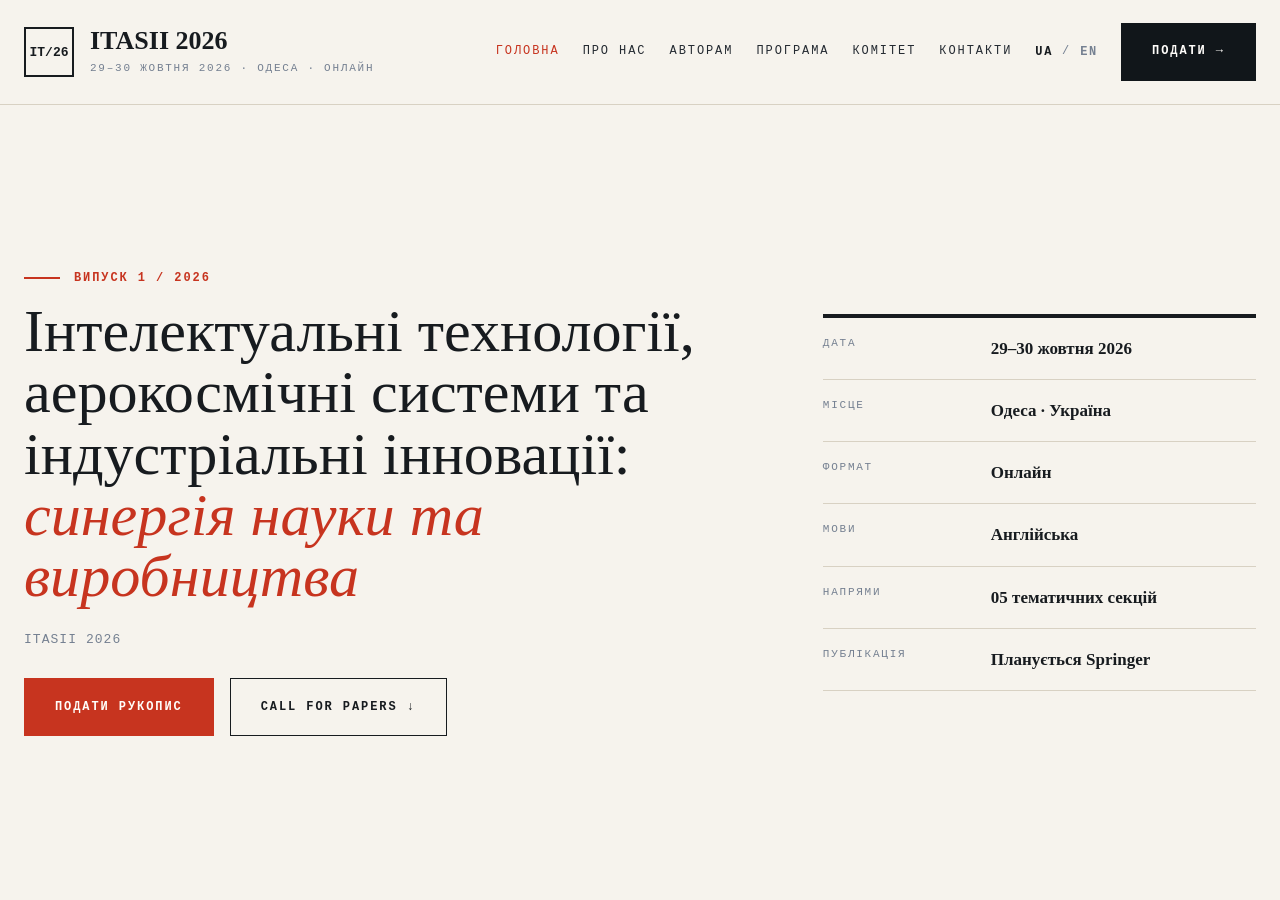
<file: index.html>
<!doctype html>
<html lang="uk" data-lang="uk">
  <head>
    <meta charset="utf-8">
    <meta name="viewport" content="width=device-width, initial-scale=1">
    <meta name="description" content="ITASII 2026 conference website">
    <title>ITASII 2026</title>
    <link rel="stylesheet" href="styles.css">
  </head>
  <body class="screen-page" data-title-uk="ITASII 2026" data-title-en="ITASII 2026">
    <header class="site-header">
      <nav class="nav-bar" aria-label="Primary navigation">
        <a class="brand" href="index.html" aria-label="ITASII 2026 home">
          <span class="brand-mark">IT/26</span>
          <span>
            <strong>ITASII 2026</strong>
            <small>
              <span class="lang lang-uk">29–30 жовтня 2026 · Одеса · онлайн</span>
              <span class="lang lang-en">29–30 October 2026 · Odesa · online</span>
            </small>
          </span>
        </a>
        <button class="menu-toggle" type="button" aria-label="Open menu" aria-expanded="false" data-menu-toggle>
          <span></span><span></span><span></span>
        </button>
        <div class="nav-links"><a class="is-active" href="index.html"><span class="lang lang-uk">Головна</span><span class="lang lang-en">Home</span></a><a href="about.html"><span class="lang lang-uk">Про нас</span><span class="lang lang-en">About</span></a><a href="submission.html"><span class="lang lang-uk">Авторам</span><span class="lang lang-en">Authors</span></a><a href="programme.html"><span class="lang lang-uk">Програма</span><span class="lang lang-en">Programme</span></a><a href="committee.html"><span class="lang lang-uk">Комітет</span><span class="lang lang-en">Committee</span></a><a href="contacts.html"><span class="lang lang-uk">Контакти</span><span class="lang lang-en">Contacts</span></a><div class="language-switch" aria-label="Language switcher"><button type="button" data-lang-switch="uk">UA</button><span>/</span><button type="button" data-lang-switch="en">EN</button></div><a class="button button-dark" href="https://docs.google.com/forms/d/e/1FAIpQLSfYMQHLORX7aMpEQ5e6l9yeZOUBbi4naPXkgSxikCnv1dy8WQ/viewform" data-submission-link><span class="lang lang-uk">Подати →</span><span class="lang lang-en">Submit →</span></a></div>
      </nav>
    </header>

    <main>
      <section class="hero">
        <div class="container hero-grid">
          <div class="hero-copy">
            <p class="kicker"><span></span><span class="lang lang-uk">Випуск 1 / 2026</span><span class="lang lang-en">Issue 01 / 2026</span></p>
            <h1>
              <span class="lang lang-uk">Інтелектуальні технології, аерокосмічні системи та індустріальні інновації: <em>синергія науки та виробництва</em></span>
              <span class="lang lang-en">Intelligent Technologies, Aerospace Systems, and Industrial Innovation: <em>Synergy of Science and Production</em></span>
            </h1>
            <p class="lead">ITASII 2026</p>
            <div class="hero-actions">
              <a class="button button-red" href="https://docs.google.com/forms/d/e/1FAIpQLSfYMQHLORX7aMpEQ5e6l9yeZOUBbi4naPXkgSxikCnv1dy8WQ/viewform" data-submission-link>
                <span class="lang lang-uk">Подати рукопис</span>
                <span class="lang lang-en">Submit paper</span>
              </a>
              <a class="button button-outline" href="assets/downloads/ITASII-2026-Call-for-Papers-UA-EN.docx" download>
                <span class="lang lang-uk">Call for Papers ↓</span>
                <span class="lang lang-en">Call for Papers ↓</span>
              </a>
            </div>
          </div>
          <aside class="fact-panel" aria-label="Conference facts">
            <dl>
              <div>
                <dt><span class="lang lang-uk">Дата</span><span class="lang lang-en">Date</span></dt>
                <dd><span class="lang lang-uk">29–30 жовтня 2026</span><span class="lang lang-en">29–30 October 2026</span></dd>
              </div>
              <div>
                <dt><span class="lang lang-uk">Місце</span><span class="lang lang-en">Venue</span></dt>
                <dd><span class="lang lang-uk">Одеса · Україна</span><span class="lang lang-en">Odesa · Ukraine</span></dd>
              </div>
              <div>
                <dt><span class="lang lang-uk">Формат</span><span class="lang lang-en">Format</span></dt>
                <dd><span class="lang lang-uk">Онлайн</span><span class="lang lang-en">Online</span></dd>
              </div>
              <div>
                <dt><span class="lang lang-uk">Мови</span><span class="lang lang-en">Languages</span></dt>
                <dd><span class="lang lang-uk">Англійська</span><span class="lang lang-en">English</span></dd>
              </div>
              <div>
                <dt><span class="lang lang-uk">Напрями</span><span class="lang lang-en">Tracks</span></dt>
                <dd><strong>05</strong> <span class="lang lang-uk">тематичних секцій</span><span class="lang lang-en">conference tracks</span></dd>
              </div>
              <div>
                <dt><span class="lang lang-uk">Публікація</span><span class="lang lang-en">Publication</span></dt>
                <dd><span class="lang lang-uk">Планується Springer</span><span class="lang lang-en">Springer planned</span></dd>
              </div>
            </dl>
          </aside>
        </div>
      </section>

      <section class="section section-muted" id="dates">
        <div class="container">
          <div class="section-heading">
            <p class="section-index">§ 01 / <span class="lang lang-uk">Календар</span><span class="lang lang-en">Calendar</span></p>
            <h2><span class="lang lang-uk">Ключові <em>дати</em></span><span class="lang lang-en">Key <em>dates</em></span></h2>
          </div>
          <div class="date-grid">
            <article>
              <p><span class="lang lang-uk">Дедлайн рукописів</span><span class="lang lang-en">Manuscript deadline</span></p>
              <strong>30.09</strong>
              <span>2026</span>
            </article>
            <article>
              <p><span class="lang lang-uk">Повідомлення про прийняття</span><span class="lang lang-en">Acceptance notification</span></p>
              <strong>15.10</strong>
              <span>2026</span>
            </article>
            <article>
              <p><span class="lang lang-uk">Проведення конференції</span><span class="lang lang-en">Conference dates</span></p>
              <strong>29–30.10</strong>
              <span>2026 · Online</span>
            </article>
          </div>
        </div>
      </section>

      <section class="section" id="tracks">
        <div class="container">
          <div class="section-heading">
            <p class="section-index">§ 02 / <span class="lang lang-uk">Тематика</span><span class="lang lang-en">Topics</span></p>
            <h2><span class="lang lang-uk">Напрями <em>конференції</em></span><span class="lang lang-en">Conference <em>tracks</em></span></h2>
          </div>
          <div class="track-grid">
            <article>
              <div class="track-art track-art-aerospace" aria-hidden="true">
                <i></i><i></i><i></i>
              </div>
              <p>01 / Aerospace</p>
              <h3><span class="lang lang-uk">Аерокосмічні системи та технології</span><span class="lang lang-en">Aerospace systems and technologies</span></h3>
              <span><span class="lang lang-uk">Проєктування ЛА · рушії · навігація · БПЛА</span><span class="lang lang-en">Aircraft design · propulsion · navigation · UAV</span></span>
            </article>
            <article>
              <div class="track-art track-art-ai" aria-hidden="true">
                <i></i><i></i><i></i><i></i><i></i>
              </div>
              <p>02 / AI &amp; INTELLIGENT SYSTEMS</p>
              <h3><span class="lang lang-uk">Інтелектуальні системи та штучний інтелект</span><span class="lang lang-en">Intelligent systems and artificial intelligence</span></h3>
              <span><span class="lang lang-uk">ML/DL · комп’ютерний зір · NLP · агентні системи XR</span><span class="lang lang-en">ML/DL · computer vision · NLP · agent systems</span></span>
            </article>
            <article>
              <div class="track-art track-art-industry" aria-hidden="true">
                <i></i><i></i><i></i><i></i>
              </div>
              <p>03 / Industry 4.0</p>
              <h3><span class="lang lang-uk">Індустрія 4.0 та цифрові технології</span><span class="lang lang-en">Industry 4.0 and digital technologies</span></h3>
              <span><span class="lang lang-uk">IoT · цифрові двійники · адитивні технології</span><span class="lang lang-en">IoT · digital twins · additive manufacturing</span></span>
            </article>
            <article>
              <div class="track-art track-art-energy" aria-hidden="true">
                <i></i><i></i><i></i>
              </div>
              <p>04 / Energy</p>
              <h3><span class="lang lang-uk">Енергетика та сталі технології</span><span class="lang lang-en">Energy and sustainable technologies</span></h3>
              <span><span class="lang lang-uk">Відновлювана енергія · накопичення · декарбонізація</span><span class="lang lang-en">Renewable energy · storage · decarbonization</span></span>
            </article>
            <article class="track-wide">
              <div class="track-art track-art-logistics" aria-hidden="true">
                <i></i><i></i><i></i><i></i>
              </div>
              <p>05 / Logistics</p>
              <h3><span class="lang lang-uk">Логістика, транспорт і морські технології</span><span class="lang lang-en">Logistics, transport, and maritime technologies</span></h3>
              <span><span class="lang lang-uk">Автономний транспорт · морська інженерія · портова логістика</span><span class="lang lang-en">Autonomous transport · marine engineering · port logistics</span></span>
            </article>
          </div>
        </div>
      </section>

      <section class="section section-muted">
        <div class="container people-preview">
          <div class="section-heading">
            <p class="section-index">§ 03 / <span class="lang lang-uk">Організація</span><span class="lang lang-en">Organization</span></p>
            <h2><span class="lang lang-uk">Комітети <em>конференції</em></span><span class="lang lang-en">Conference <em>committees</em></span></h2>
          </div>
          <p class="committee-intro"><span class="lang lang-uk">Організаційне керівництво ITASII 2026 представляє два провідні українські університети — Національний аерокосмічний університет «ХАІ» та Одеський національний технологічний університет.</span><span class="lang lang-en">The ITASII 2026 leadership represents two leading Ukrainian universities: the National Aerospace University “KhAI” and Odesa National University of Technology.</span></p>
          <div class="home-leaders">
            <article>
              <img src="assets/oleksii-lytvynov.jpg" alt="Oleksii Lytvynov" width="700" height="700">
              <div><p><span class="lang lang-uk">Почесний голова</span><span class="lang lang-en">Honorary Chair</span></p><h3>Oleksii Lytvynov</h3><span class="leader-affiliation"><span class="lang lang-uk">Доктор юридичних наук, професор</span><span class="lang lang-en">Doctor of Law, Professor</span><br>National Aerospace University “KhAI”</span></div>
            </article>
            <article>
              <img src="assets/larysa-ivanchenkova.jpg" alt="Larysa Ivanchenkova" width="700" height="700">
              <div><p><span class="lang lang-uk">Почесна голова</span><span class="lang lang-en">Honorary Chair</span></p><h3>Larysa Ivanchenkova</h3><span class="leader-affiliation"><span class="lang lang-uk">Доктор економічних наук, професор</span><span class="lang lang-en">Doctor of Economic Sciences, Professor</span><br>Odesa National University of Technology</span></div>
            </article>
            <article>
              <img src="assets/dmytro-krytskyi.jpg" alt="Dmytro Krytskyi" width="700" height="700">
              <div><p><span class="lang lang-uk">Виконавчий голова</span><span class="lang lang-en">Executive Chair</span></p><h3>Dmytro Krytskyi</h3><span class="leader-affiliation"><span class="lang lang-uk">Доктор філософії, доцент</span><span class="lang lang-en">Doctor of Philosophy, Associate Professor</span><br>National Aerospace University “KhAI”</span></div>
            </article>
            <article>
              <img src="assets/olga-olshevska.jpg" alt="Olga Olshevska" width="700" height="700">
              <div><p><span class="lang lang-uk">Виконавча голова</span><span class="lang lang-en">Executive Chair</span></p><h3>Olga Olshevska</h3><span class="leader-affiliation"><span class="lang lang-uk">Доктор філософії з технічних наук, доцент</span><span class="lang lang-en">PhD in Technical Sciences, Associate Professor</span><br>Odesa National University of Technology</span></div>
            </article>
          </div>
          <a class="button button-outline" href="committee.html"><span class="lang lang-uk">Повний склад комітетів →</span><span class="lang lang-en">Full committee list →</span></a>
        </div>
      </section>

      <section class="cta-band">
        <div class="container cta-grid">
          <div>
            <h2><span class="lang lang-uk">Готові подати <em>доповідь?</em></span><span class="lang lang-en">Ready to submit <em>a paper?</em></span></h2>
            <p><span class="lang lang-uk">Дедлайн подання матеріалів — 30 вересня 2026 року. Відібрані статті плануються до публікації у збірнику Springer; остаточне рішення ухвалює видавець.</span><span class="lang lang-en">The submission deadline is 30 September 2026. Selected papers are planned for a Springer proceedings volume; final publication is subject to the publisher’s decision.</span></p>
          </div>
          <a class="button button-light" href="https://docs.google.com/forms/d/e/1FAIpQLSfYMQHLORX7aMpEQ5e6l9yeZOUBbi4naPXkgSxikCnv1dy8WQ/viewform" data-submission-link>
            <span class="lang lang-uk">Інформація про подачу →</span>
            <span class="lang lang-en">Submission information →</span>
          </a>
        </div>
      </section>
    </main>

    <footer class="site-footer">
      <div class="container footer-grid">
        <div>
          <p class="footer-label">ITASII / 2026</p>
          <p><span class="lang lang-uk">Міжнародна наукова конференція</span><span class="lang lang-en">International scientific conference</span></p>
        </div>
        <div>
          <p class="footer-label"><span class="lang lang-uk">Навігація</span><span class="lang lang-en">Navigation</span></p>
          <a href="about.html"><span class="lang lang-uk">Про конференцію</span><span class="lang lang-en">About</span></a>
          <a href="submission.html"><span class="lang lang-uk">Авторам</span><span class="lang lang-en">For Authors</span></a>
          <a href="programme.html"><span class="lang lang-uk">Програма</span><span class="lang lang-en">Programme</span></a>
          <a href="venue.html"><span class="lang lang-uk">Місце проведення</span><span class="lang lang-en">Venue</span></a>
          <a href="committee.html"><span class="lang lang-uk">Комітети</span><span class="lang lang-en">Committees</span></a>
          <a href="archive.html"><span class="lang lang-uk">Архів</span><span class="lang lang-en">Archive</span></a>
        </div>
        <div>
          <p class="footer-label"><span class="lang lang-uk">Контакти</span><span class="lang lang-en">Contacts</span></p>
          <a href="mailto:itasii@khai.edu">itasii@khai.edu</a>
        </div>
      </div>
    </footer>
    <script src="script.js"></script>
  </body>
</html>
</file>
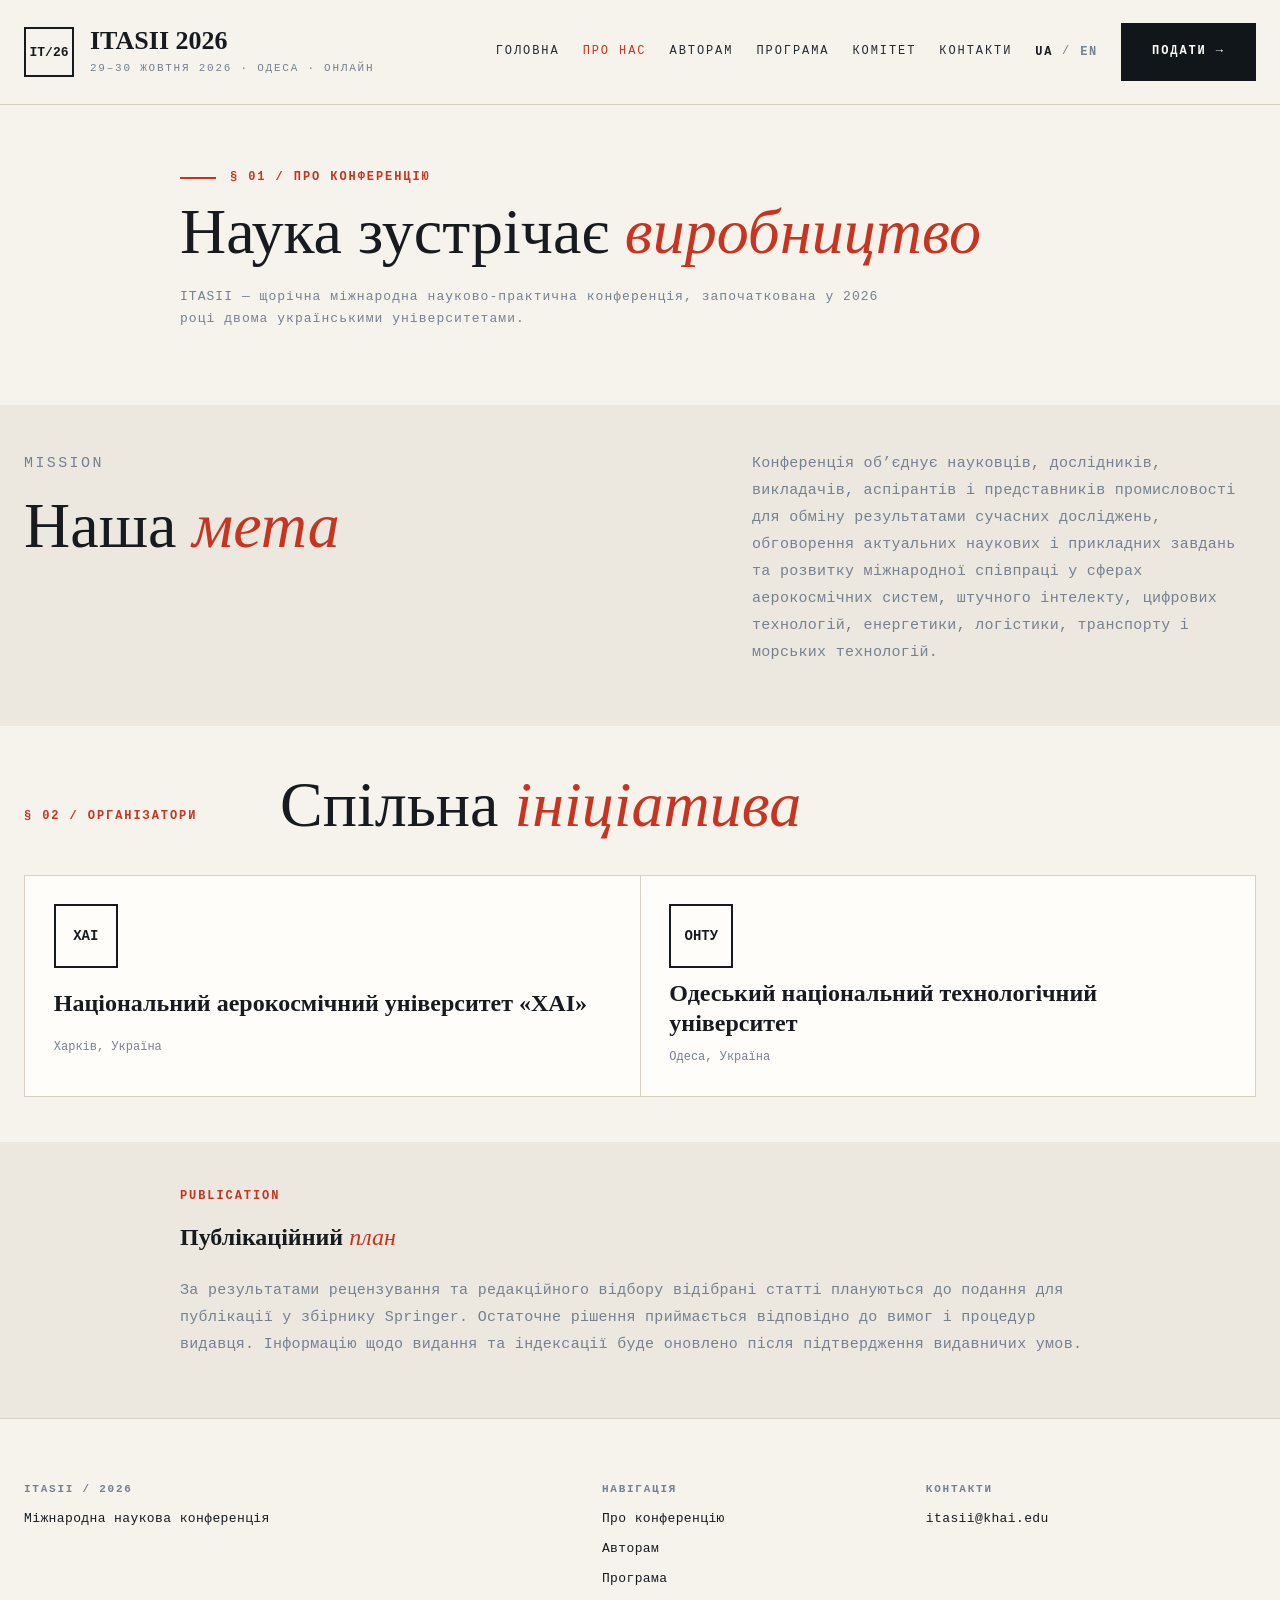
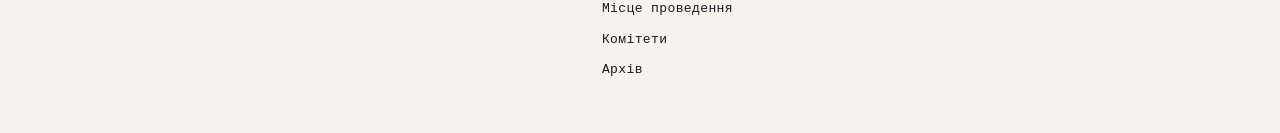
<file: about.html>
<!doctype html><html lang="uk" data-lang="uk"><head><meta charset="utf-8"><meta name="viewport" content="width=device-width, initial-scale=1"><meta name="description" content="About the ITASII international conference"><title>Про конференцію · ITASII 2026</title><link rel="stylesheet" href="styles.css"></head><body data-title-uk="Про конференцію · ITASII 2026" data-title-en="About · ITASII 2026">
<header class="site-header"><nav class="nav-bar"><a class="brand" href="index.html"><span class="brand-mark">IT/26</span><span><strong>ITASII 2026</strong><small><span class="lang lang-uk">29–30 жовтня 2026 · онлайн</span><span class="lang lang-en">29–30 October 2026 · online</span></small></span></a><button class="menu-toggle" type="button" aria-expanded="false" aria-label="Open menu" data-menu-toggle><span></span><span></span><span></span></button><div class="nav-links"><a href="index.html"><span class="lang lang-uk">Головна</span><span class="lang lang-en">Home</span></a><a class="is-active" href="about.html"><span class="lang lang-uk">Про нас</span><span class="lang lang-en">About</span></a><a href="submission.html"><span class="lang lang-uk">Авторам</span><span class="lang lang-en">Authors</span></a><a href="programme.html"><span class="lang lang-uk">Програма</span><span class="lang lang-en">Programme</span></a><a href="committee.html"><span class="lang lang-uk">Комітет</span><span class="lang lang-en">Committee</span></a><a href="contacts.html"><span class="lang lang-uk">Контакти</span><span class="lang lang-en">Contacts</span></a><div class="language-switch"><button type="button" data-lang-switch="uk">UA</button><span>/</span><button type="button" data-lang-switch="en">EN</button></div><a class="button button-dark" href="#" data-submission-link><span class="lang lang-uk">Подати →</span><span class="lang lang-en">Submit →</span></a></div></nav></header>
<main><section class="page-hero"><div class="container narrow"><p class="kicker"><span></span><span class="lang lang-uk">§ 01 / Про конференцію</span><span class="lang lang-en">§ 01 / About</span></p><h1><span class="lang lang-uk">Наука зустрічає <em>виробництво</em></span><span class="lang lang-en">Science meets <em>production</em></span></h1><p class="lead"><span class="lang lang-uk">ITASII — щорічна міжнародна науково-практична конференція, започаткована у 2026 році двома українськими університетами.</span><span class="lang lang-en">ITASII is an annual International Scientific and Practical Conference established in 2026 by two Ukrainian universities.</span></p></div></section>
<section class="section section-muted"><div class="container two-column"><div><p class="section-index">Mission</p><h2><span class="lang lang-uk">Наша <em>мета</em></span><span class="lang lang-en">Our <em>mission</em></span></h2></div><p class="body-copy"><span class="lang lang-uk">Конференція об’єднує науковців, дослідників, викладачів, аспірантів і представників промисловості для обміну результатами сучасних досліджень, обговорення актуальних наукових і прикладних завдань та розвитку міжнародної співпраці у сферах аерокосмічних систем, штучного інтелекту, цифрових технологій, енергетики, логістики, транспорту і морських технологій.</span><span class="lang lang-en">The conference brings together scientists, researchers, academics, postgraduate students, and industry representatives to exchange current research results, discuss scientific and applied challenges, and promote international cooperation in aerospace systems, artificial intelligence, digital technologies, energy, logistics, transport, and maritime technologies.</span></p></div></section>
<section class="section"><div class="container"><div class="section-heading"><p class="section-index">§ 02 / <span class="lang lang-uk">Організатори</span><span class="lang lang-en">Organizers</span></p><h2><span class="lang lang-uk">Спільна <em>ініціатива</em></span><span class="lang lang-en">A joint <em>initiative</em></span></h2></div><div class="organizer-grid"><a href="https://khai.edu/" target="_blank" rel="noopener"><span class="organizer-mark">ХАІ</span><strong><span class="lang lang-uk">Національний аерокосмічний університет «ХАІ»</span><span class="lang lang-en">National Aerospace University “KhAI”</span></strong><small><span class="lang lang-uk">Харків, Україна</span><span class="lang lang-en">Kharkiv, Ukraine</span></small></a><a href="https://ontu.edu.ua/" target="_blank" rel="noopener"><span class="organizer-mark">ОНТУ</span><strong><span class="lang lang-uk">Одеський національний технологічний університет</span><span class="lang lang-en">Odesa National University of Technology</span></strong><small><span class="lang lang-uk">Одеса, Україна</span><span class="lang lang-en">Odesa, Ukraine</span></small></a></div></div></section>
<section class="section section-muted"><div class="container narrow"><p class="section-index">Publication</p><h2><span class="lang lang-uk">Публікаційний <em>план</em></span><span class="lang lang-en">Publication <em>plan</em></span></h2><p class="body-copy"><span class="lang lang-uk">За результатами рецензування та редакційного відбору відібрані статті плануються до подання для публікації у збірнику Springer. Остаточне рішення приймається відповідно до вимог і процедур видавця. Інформацію щодо видання та індексації буде оновлено після підтвердження видавничих умов.</span><span class="lang lang-en">Following peer review and editorial selection, selected papers are planned to be submitted for publication in a Springer proceedings volume. Final publication is subject to the publisher’s requirements and approval. Publication and indexing information will be updated once the publishing arrangements are confirmed.</span></p></div></section></main>
<footer class="site-footer compact"><div class="container"><p>© 2026 ITASII · <a href="mailto:itasii@khai.edu">itasii@khai.edu</a></p></div></footer><script src="script.js"></script></body></html>
</file>
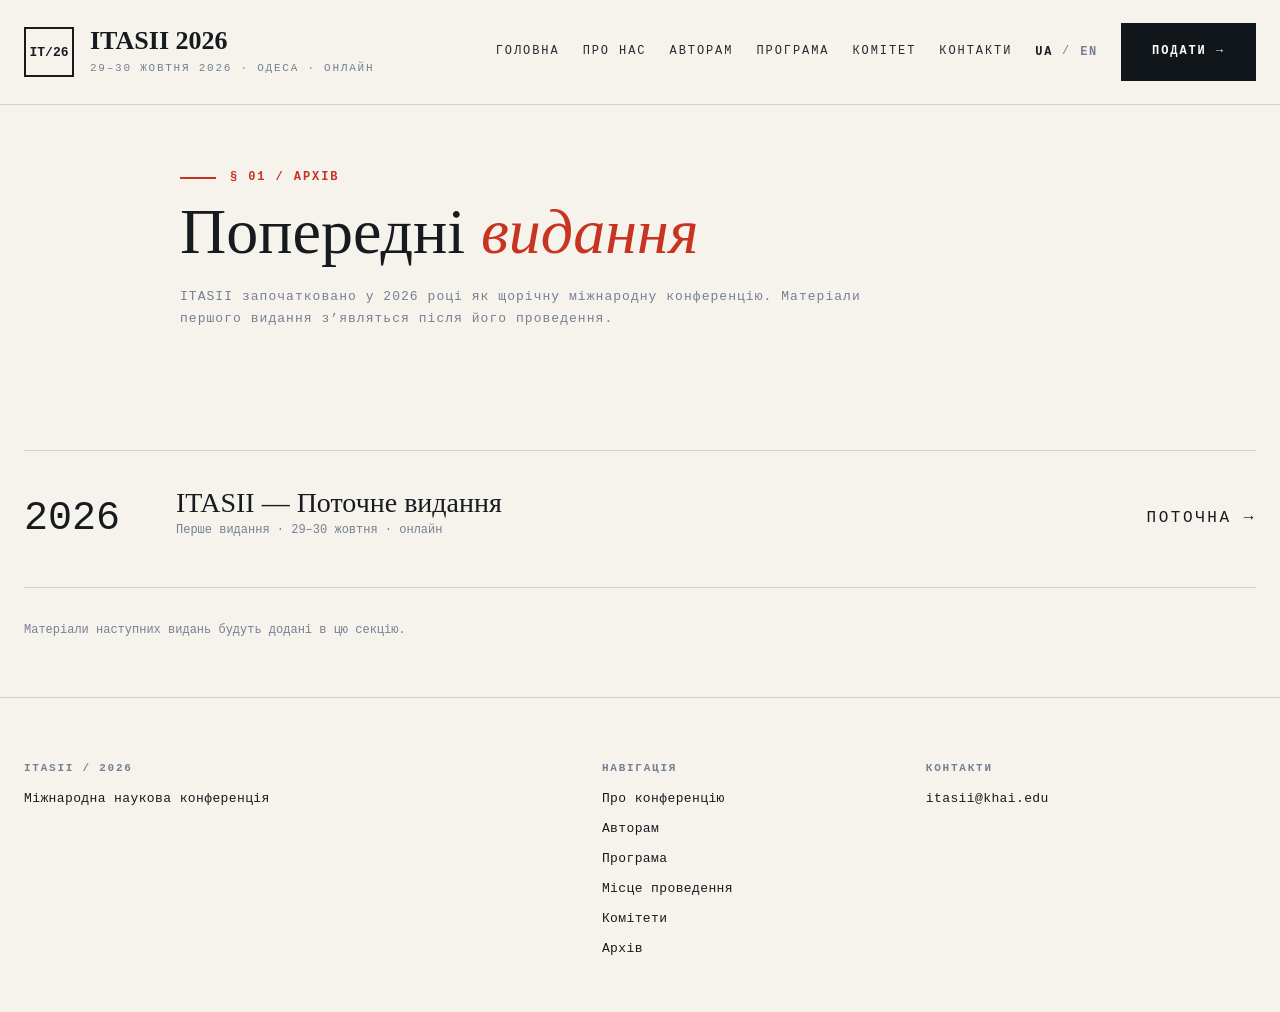
<file: archive.html>
<!doctype html>
<html lang="uk" data-lang="uk">
  <head>
    <meta charset="utf-8">
    <meta name="viewport" content="width=device-width, initial-scale=1">
    <meta name="description" content="ITASII archive">
    <title>Архів · ITASII 2026</title>
    <link rel="stylesheet" href="styles.css">
  </head>
  <body data-title-uk="Архів · ITASII 2026" data-title-en="Archive · ITASII 2026">
    <header class="site-header">
      <nav class="nav-bar" aria-label="Primary navigation">
        <a class="brand" href="index.html"><span class="brand-mark">IT/26</span><span><strong>ITASII 2026</strong><small><span class="lang lang-uk">29–30 жовтня 2026 · Одеса · онлайн</span><span class="lang lang-en">29–30 October 2026 · Odesa · online</span></small></span></a>
        <button class="menu-toggle" type="button" aria-label="Open menu" aria-expanded="false" data-menu-toggle><span></span><span></span><span></span></button>
        <div class="nav-links"><a href="index.html"><span class="lang lang-uk">Головна</span><span class="lang lang-en">Home</span></a><a href="about.html"><span class="lang lang-uk">Про нас</span><span class="lang lang-en">About</span></a><a href="submission.html"><span class="lang lang-uk">Авторам</span><span class="lang lang-en">Authors</span></a><a href="programme.html"><span class="lang lang-uk">Програма</span><span class="lang lang-en">Programme</span></a><a href="committee.html"><span class="lang lang-uk">Комітет</span><span class="lang lang-en">Committee</span></a><a href="contacts.html"><span class="lang lang-uk">Контакти</span><span class="lang lang-en">Contacts</span></a><div class="language-switch"><button type="button" data-lang-switch="uk">UA</button><span>/</span><button type="button" data-lang-switch="en">EN</button></div><a class="button button-dark" href="#" data-submission-link><span class="lang lang-uk">Подати →</span><span class="lang lang-en">Submit →</span></a></div>
      </nav>
    </header>

    <main>
      <section class="page-hero">
        <div class="container narrow">
          <p class="kicker"><span></span><span class="lang lang-uk">§ 01 / Архів</span><span class="lang lang-en">§ 01 / Archive</span></p>
          <h1><span class="lang lang-uk">Попередні <em>видання</em></span><span class="lang lang-en">Previous <em>editions</em></span></h1>
          <p class="lead"><span class="lang lang-uk">ITASII започатковано у 2026 році як щорічну міжнародну конференцію. Матеріали першого видання з’являться після його проведення.</span><span class="lang lang-en">ITASII was established in 2026 as an annual international conference. Materials from its first edition will appear after the event.</span></p>
        </div>
      </section>

      <section class="section">
        <div class="container archive-list">
          <article>
            <strong>2026</strong>
            <div>
              <h2>ITASII — <span class="lang lang-uk">Поточне видання</span><span class="lang lang-en">Current edition</span></h2>
              <p><span class="lang lang-uk">Перше видання · 29–30 жовтня · онлайн</span><span class="lang lang-en">First edition · 29–30 October · online</span></p>
            </div>
            <a href="index.html"><span class="lang lang-uk">Поточна →</span><span class="lang lang-en">Current →</span></a>
          </article>
          <p class="archive-note"><span class="lang lang-uk">Матеріали наступних видань будуть додані в цю секцію.</span><span class="lang lang-en">Materials from future editions will be added to this section.</span></p>
        </div>
      </section>
    </main>

    <footer class="site-footer compact"><div class="container"><p>© 2026 ITASII</p></div></footer>
    <script src="script.js"></script>
  </body>
</html>
</file>
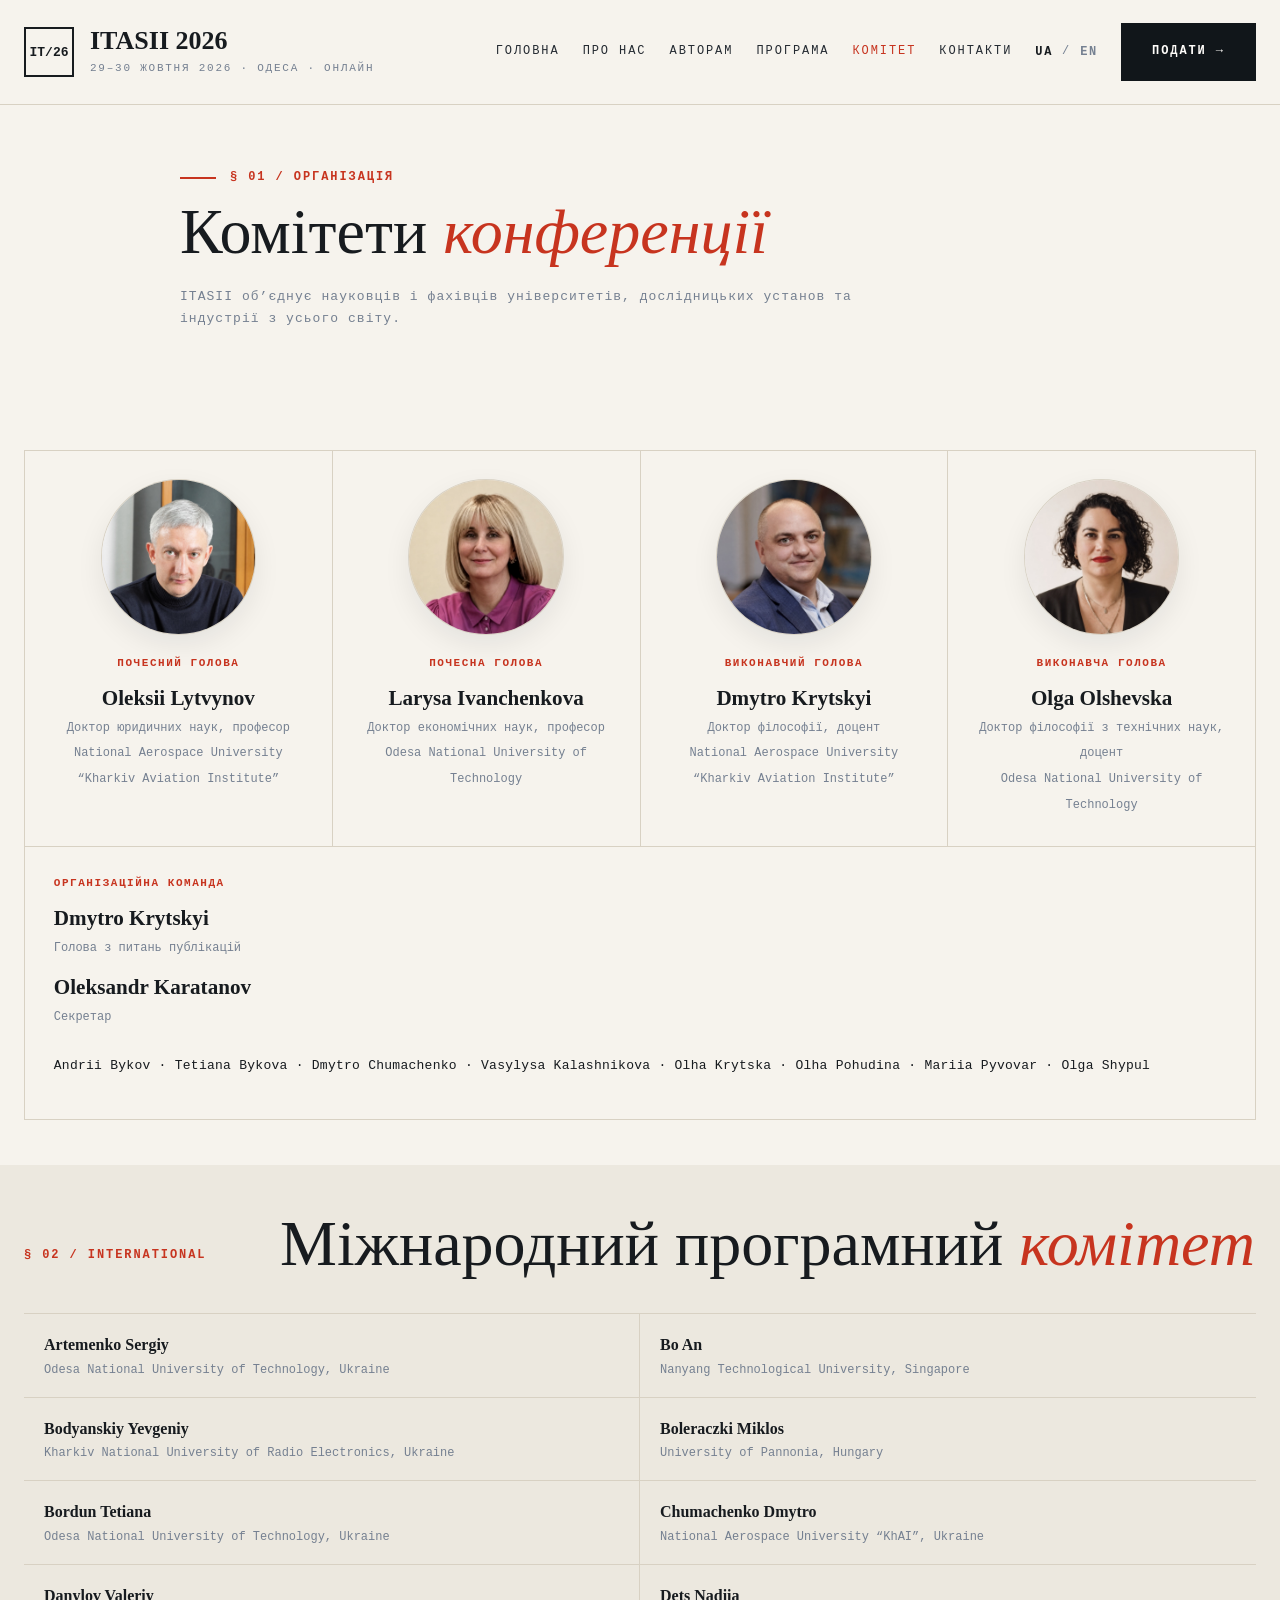
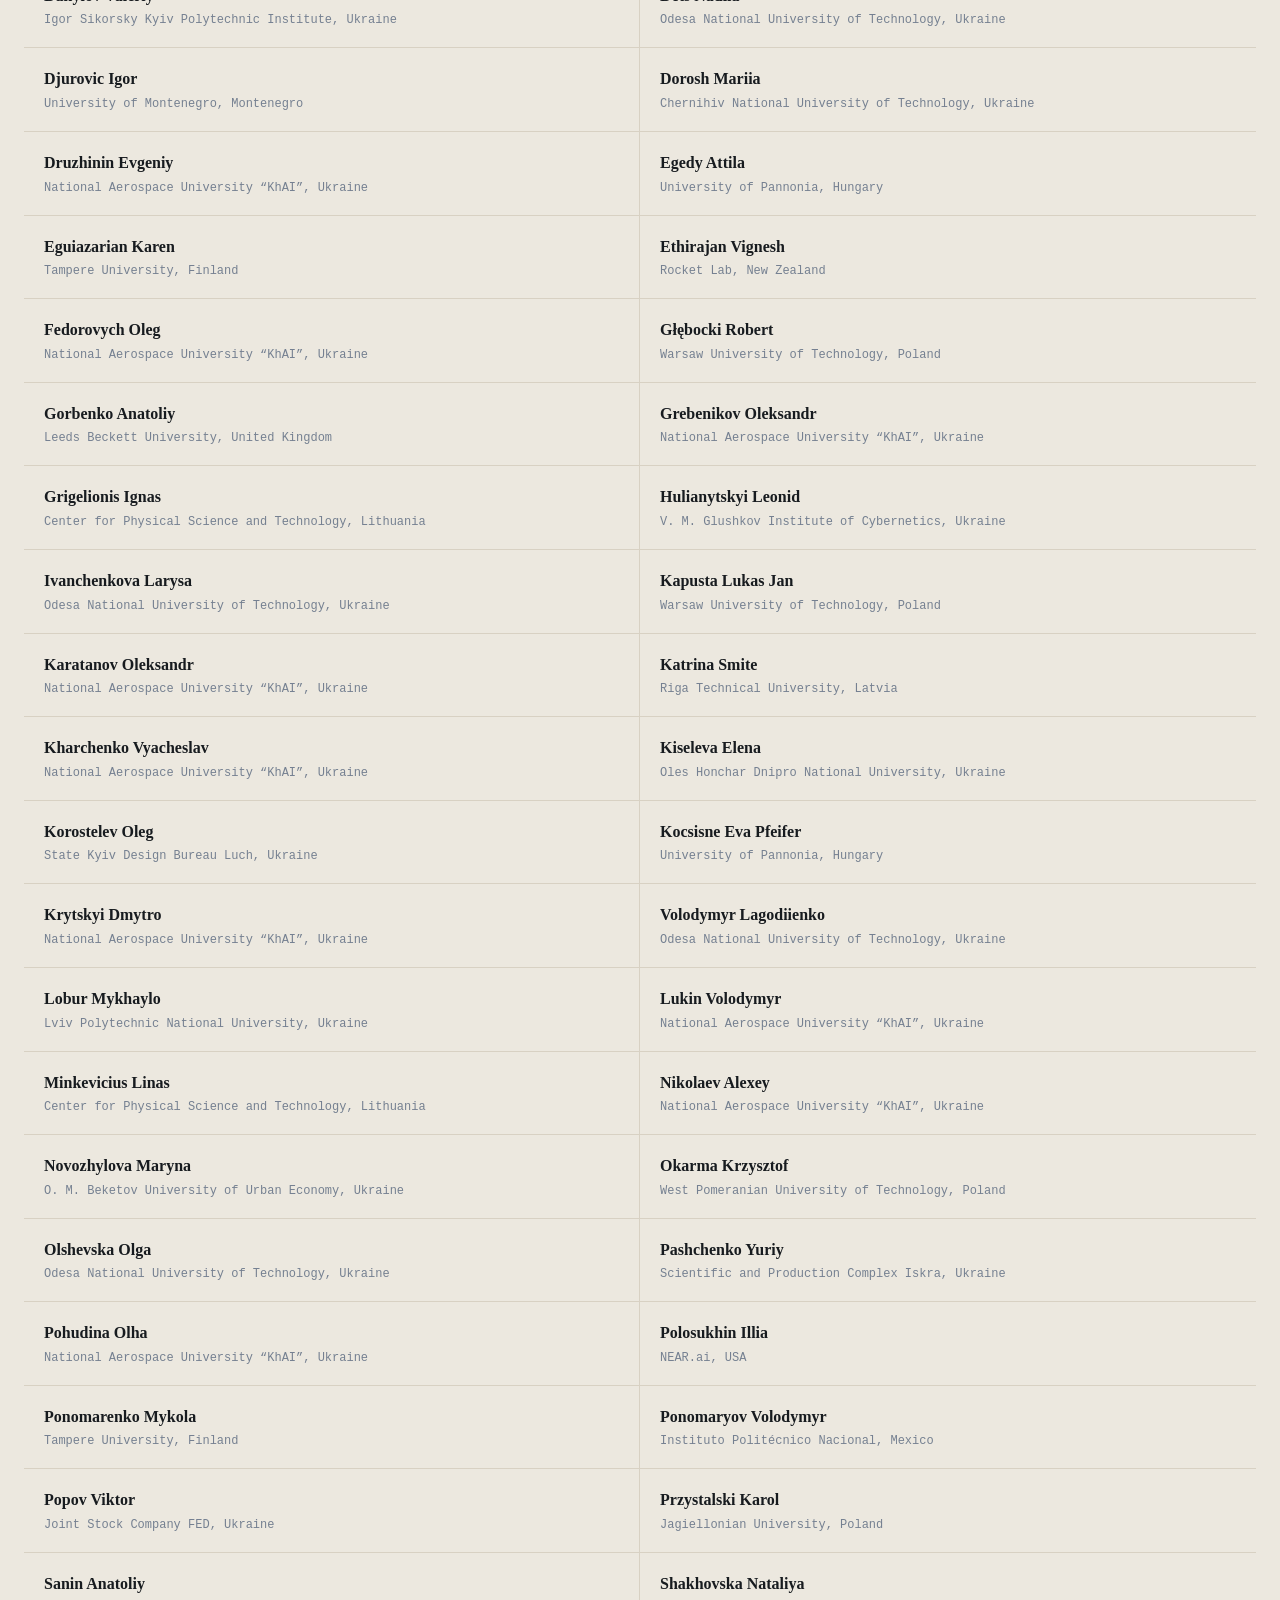
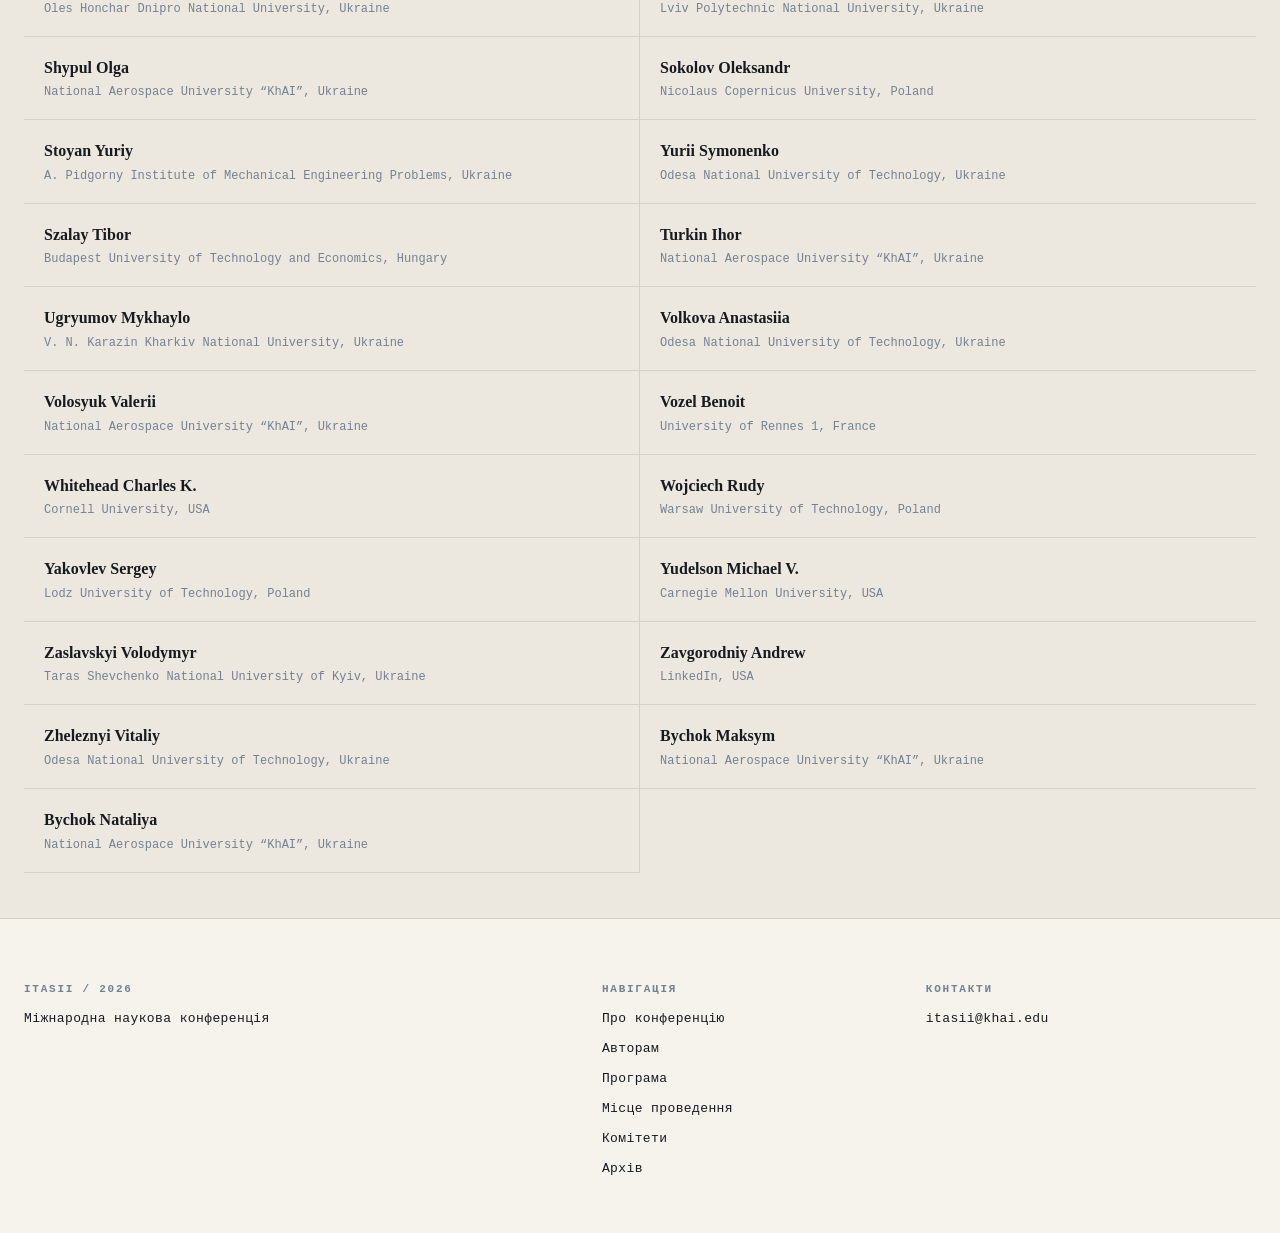
<file: committee.html>
<!doctype html>
<html lang="uk" data-lang="uk">
  <head>
    <meta charset="utf-8">
    <meta name="viewport" content="width=device-width, initial-scale=1">
    <meta name="description" content="ITASII 2026 conference committees">
    <title>Комітети · ITASII 2026</title>
    <link rel="stylesheet" href="styles.css">
  </head>
  <body data-title-uk="Комітети · ITASII 2026" data-title-en="Committees · ITASII 2026">
    <header class="site-header">
      <nav class="nav-bar" aria-label="Primary navigation">
        <a class="brand" href="index.html"><span class="brand-mark">IT/26</span><span><strong>ITASII 2026</strong><small><span class="lang lang-uk">29–30 жовтня 2026 · Одеса · онлайн</span><span class="lang lang-en">29–30 October 2026 · Odesa · online</span></small></span></a>
        <button class="menu-toggle" type="button" aria-label="Open menu" aria-expanded="false" data-menu-toggle><span></span><span></span><span></span></button>
        <div class="nav-links"><a href="index.html"><span class="lang lang-uk">Головна</span><span class="lang lang-en">Home</span></a><a href="about.html"><span class="lang lang-uk">Про нас</span><span class="lang lang-en">About</span></a><a href="submission.html"><span class="lang lang-uk">Авторам</span><span class="lang lang-en">Authors</span></a><a href="programme.html"><span class="lang lang-uk">Програма</span><span class="lang lang-en">Programme</span></a><a class="is-active" href="committee.html"><span class="lang lang-uk">Комітет</span><span class="lang lang-en">Committee</span></a><a href="contacts.html"><span class="lang lang-uk">Контакти</span><span class="lang lang-en">Contacts</span></a><div class="language-switch"><button type="button" data-lang-switch="uk">UA</button><span>/</span><button type="button" data-lang-switch="en">EN</button></div><a class="button button-dark" href="#" data-submission-link><span class="lang lang-uk">Подати →</span><span class="lang lang-en">Submit →</span></a></div>
      </nav>
    </header>

    <main>
      <section class="page-hero">
        <div class="container narrow">
          <p class="kicker"><span></span><span class="lang lang-uk">§ 01 / Організація</span><span class="lang lang-en">§ 01 / Organization</span></p>
          <h1><span class="lang lang-uk">Комітети <em>конференції</em></span><span class="lang lang-en">Conference <em>committees</em></span></h1>
          <p class="lead"><span class="lang lang-uk">ITASII об’єднує науковців і фахівців університетів, дослідницьких установ та індустрії з усього світу.</span><span class="lang lang-en">ITASII brings together researchers and professionals from universities, research institutions, and industry worldwide.</span></p>
        </div>
      </section>

      <section class="section">
        <div class="container committee-leads">
          <article>
            <img class="committee-portrait" src="assets/oleksii-lytvynov.jpg" alt="Oleksii Lytvynov" width="700" height="700">
            <p><span class="lang lang-uk">Почесний голова</span><span class="lang lang-en">Honorary Chair</span></p>
            <h2>Oleksii Lytvynov</h2><span><span class="lang lang-uk">Доктор юридичних наук, професор</span><span class="lang lang-en">Doctor of Law, Professor</span><br>National Aerospace University “Kharkiv Aviation Institute”</span>
          </article>
          <article>
            <img class="committee-portrait" src="assets/larysa-ivanchenkova.jpg" alt="Larysa Ivanchenkova" width="700" height="700">
            <p><span class="lang lang-uk">Почесна голова</span><span class="lang lang-en">Honorary Chair</span></p>
            <h2>Larysa Ivanchenkova</h2><span><span class="lang lang-uk">Доктор економічних наук, професор</span><span class="lang lang-en">Doctor of Economic Sciences, Professor</span><br>Odesa National University of Technology</span>
          </article>
          <article>
            <img class="committee-portrait" src="assets/dmytro-krytskyi.jpg" alt="Dmytro Krytskyi" width="700" height="700">
            <p><span class="lang lang-uk">Виконавчий голова</span><span class="lang lang-en">Executive Chair</span></p>
            <h2>Dmytro Krytskyi</h2><span><span class="lang lang-uk">Доктор філософії, доцент</span><span class="lang lang-en">Doctor of Philosophy, Associate Professor</span><br>National Aerospace University “Kharkiv Aviation Institute”</span>
          </article>
          <article>
            <img class="committee-portrait" src="assets/olga-olshevska.jpg" alt="Olga Olshevska" width="700" height="700">
            <p><span class="lang lang-uk">Виконавча голова</span><span class="lang lang-en">Executive Chair</span></p>
            <h2>Olga Olshevska</h2><span><span class="lang lang-uk">Доктор філософії з технічних наук, доцент</span><span class="lang lang-en">PhD in Technical Sciences, Associate Professor</span><br>Odesa National University of Technology</span>
          </article>
          <article class="organizing-card"><p><span class="lang lang-uk">Організаційна команда</span><span class="lang lang-en">Organizing Team</span></p><h2>Dmytro Krytskyi</h2><span><span class="lang lang-uk">Голова з питань публікацій</span><span class="lang lang-en">Publication Chair</span></span><h2>Oleksandr Karatanov</h2><span><span class="lang lang-uk">Секретар</span><span class="lang lang-en">Secretary</span></span><p class="team-members">Andrii Bykov · Tetiana Bykova · Dmytro Chumachenko · Vasylysa Kalashnikova · Olha Krytska · Olha Pohudina · Mariia Pyvovar · Olga Shypul</p></article>
        </div>
      </section>

      <section class="section section-muted">
        <div class="container">
          <div class="section-heading"><p class="section-index">§ 02 / International</p><h2><span class="lang lang-uk">Міжнародний програмний <em>комітет</em></span><span class="lang lang-en">International Program <em>Committee</em></span></h2></div>
          <div class="committee-list">
            <p>Artemenko Sergiy <span>Odesa National University of Technology, Ukraine</span></p>
            <p>Bo An <span>Nanyang Technological University, Singapore</span></p>
            <p>Bodyanskiy Yevgeniy <span>Kharkiv National University of Radio Electronics, Ukraine</span></p>
            <p>Boleraczki Miklos <span>University of Pannonia, Hungary</span></p>
            <p>Bordun Tetiana <span>Odesa National University of Technology, Ukraine</span></p>
            <p>Chumachenko Dmytro <span>National Aerospace University “KhAI”, Ukraine</span></p>
            <p>Danylov Valeriy <span>Igor Sikorsky Kyiv Polytechnic Institute, Ukraine</span></p>
            <p>Dets Nadiia <span>Odesa National University of Technology, Ukraine</span></p>
            <p>Djurovic Igor <span>University of Montenegro, Montenegro</span></p>
            <p>Dorosh Mariia <span>Chernihiv National University of Technology, Ukraine</span></p>
            <p>Druzhinin Evgeniy <span>National Aerospace University “KhAI”, Ukraine</span></p>
            <p>Egedy Attila <span>University of Pannonia, Hungary</span></p>
            <p>Eguiazarian Karen <span>Tampere University, Finland</span></p>
            <p>Ethirajan Vignesh <span>Rocket Lab, New Zealand</span></p>
            <p>Fedorovych Oleg <span>National Aerospace University “KhAI”, Ukraine</span></p>
            <p>Głębocki Robert <span>Warsaw University of Technology, Poland</span></p>
            <p>Gorbenko Anatoliy <span>Leeds Beckett University, United Kingdom</span></p>
            <p>Grebenikov Oleksandr <span>National Aerospace University “KhAI”, Ukraine</span></p>
            <p>Grigelionis Ignas <span>Center for Physical Science and Technology, Lithuania</span></p>
            <p>Hulianytskyi Leonid <span>V. M. Glushkov Institute of Cybernetics, Ukraine</span></p>
            <p>Ivanchenkova Larysa <span>Odesa National University of Technology, Ukraine</span></p>
            <p>Kapusta Lukas Jan <span>Warsaw University of Technology, Poland</span></p>
            <p>Karatanov Oleksandr <span>National Aerospace University “KhAI”, Ukraine</span></p>
            <p>Katrina Smite <span>Riga Technical University, Latvia</span></p>
            <p>Kharchenko Vyacheslav <span>National Aerospace University “KhAI”, Ukraine</span></p>
            <p>Kiseleva Elena <span>Oles Honchar Dnipro National University, Ukraine</span></p>
            <p>Korostelev Oleg <span>State Kyiv Design Bureau Luch, Ukraine</span></p>
            <p>Kocsisne Eva Pfeifer <span>University of Pannonia, Hungary</span></p>
            <p>Krytskyi Dmytro <span>National Aerospace University “KhAI”, Ukraine</span></p>
            <p>Volodymyr Lagodiienko <span>Odesa National University of Technology, Ukraine</span></p>
            <p>Lobur Mykhaylo <span>Lviv Polytechnic National University, Ukraine</span></p>
            <p>Lukin Volodymyr <span>National Aerospace University “KhAI”, Ukraine</span></p>
            <p>Minkevicius Linas <span>Center for Physical Science and Technology, Lithuania</span></p>
            <p>Nikolaev Alexey <span>National Aerospace University “KhAI”, Ukraine</span></p>
            <p>Novozhylova Maryna <span>O. M. Beketov University of Urban Economy, Ukraine</span></p>
            <p>Okarma Krzysztof <span>West Pomeranian University of Technology, Poland</span></p>
            <p>Olshevska Olga <span>Odesa National University of Technology, Ukraine</span></p>
            <p>Pashchenko Yuriy <span>Scientific and Production Complex Iskra, Ukraine</span></p>
            <p>Pohudina Olha <span>National Aerospace University “KhAI”, Ukraine</span></p>
            <p>Polosukhin Illia <span>NEAR.ai, USA</span></p>
            <p>Ponomarenko Mykola <span>Tampere University, Finland</span></p>
            <p>Ponomaryov Volodymyr <span>Instituto Politécnico Nacional, Mexico</span></p>
            <p>Popov Viktor <span>Joint Stock Company FED, Ukraine</span></p>
            <p>Przystalski Karol <span>Jagiellonian University, Poland</span></p>
            <p>Sanin Anatoliy <span>Oles Honchar Dnipro National University, Ukraine</span></p>
            <p>Shakhovska Nataliya <span>Lviv Polytechnic National University, Ukraine</span></p>
            <p>Shypul Olga <span>National Aerospace University “KhAI”, Ukraine</span></p>
            <p>Sokolov Oleksandr <span>Nicolaus Copernicus University, Poland</span></p>
            <p>Stoyan Yuriy <span>A. Pidgorny Institute of Mechanical Engineering Problems, Ukraine</span></p>
            <p>Yurii Symonenko <span>Odesa National University of Technology, Ukraine</span></p>
            <p>Szalay Tibor <span>Budapest University of Technology and Economics, Hungary</span></p>
            <p>Turkin Ihor <span>National Aerospace University “KhAI”, Ukraine</span></p>
            <p>Ugryumov Mykhaylo <span>V. N. Karazin Kharkiv National University, Ukraine</span></p>
            <p>Volkova Anastasiia <span>Odesa National University of Technology, Ukraine</span></p>
            <p>Volosyuk Valerii <span>National Aerospace University “KhAI”, Ukraine</span></p>
            <p>Vozel Benoit <span>University of Rennes 1, France</span></p>
            <p>Whitehead Charles K. <span>Cornell University, USA</span></p>
            <p>Wojciech Rudy <span>Warsaw University of Technology, Poland</span></p>
            <p>Yakovlev Sergey <span>Lodz University of Technology, Poland</span></p>
            <p>Yudelson Michael V. <span>Carnegie Mellon University, USA</span></p>
            <p>Zaslavskyi Volodymyr <span>Taras Shevchenko National University of Kyiv, Ukraine</span></p>
            <p>Zavgorodniy Andrew <span>LinkedIn, USA</span></p>
            <p>Zheleznyi Vitaliy <span>Odesa National University of Technology, Ukraine</span></p>
            <p>Bychok Maksym <span>National Aerospace University “KhAI”, Ukraine</span></p>
            <p>Bychok Nataliya <span>National Aerospace University “KhAI”, Ukraine</span></p>
          </div>
        </div>
      </section>
    </main>
    <footer class="site-footer compact"><div class="container"><p>© 2026 ITASII</p></div></footer>
    <script src="script.js"></script>
  </body>
</html>
</file>
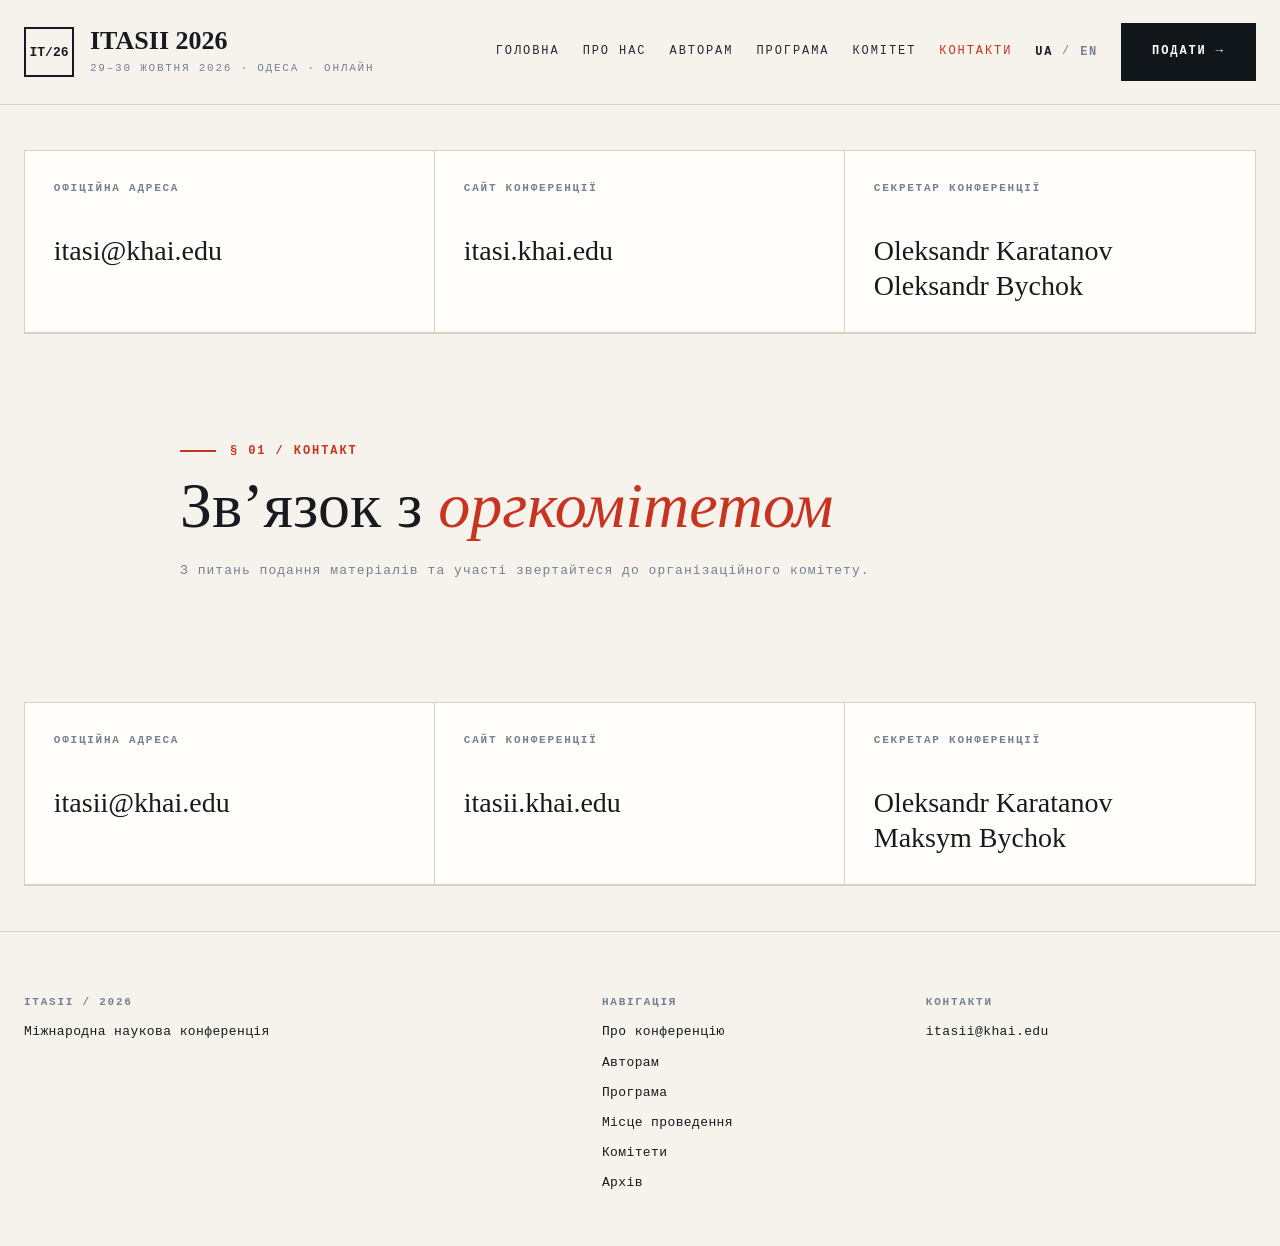
<file: contacts.html>
<!doctype html>
<html lang="uk" data-lang="uk">

<head>
  <meta charset="utf-8">
  <meta name="viewport" content="width=device-width, initial-scale=1">
  <meta name="description" content="ITASII 2026 contacts">
  <title>Контакти · ITASII 2026</title>
  <link rel="stylesheet" href="styles.css">
</head>

<body data-title-uk="Контакти · ITASII 2026" data-title-en="Contacts · ITASII 2026">
  <header class="site-header">
    <nav class="nav-bar" aria-label="Primary navigation">
      <a class="brand" href="index.html"><span class="brand-mark">IT/26</span><span><strong>ITASII
            2026</strong><small><span class="lang lang-uk">29–30 жовтня 2026 · Одеса · онлайн</span><span
              class="lang lang-en">29–30 October 2026 · Odesa · online</span></small></span></a>
      <button class="menu-toggle" type="button" aria-label="Open menu" aria-expanded="false"
        data-menu-toggle><span></span><span></span><span></span></button>
      <div class="nav-links"><a href="index.html"><span class="lang lang-uk">Головна</span><span
            class="lang lang-en">Home</span></a><a href="about.html"><span class="lang lang-uk">Про нас</span><span
            class="lang lang-en">About</span></a><a href="submission.html"><span
            class="lang lang-uk">Авторам</span><span class="lang lang-en">Authors</span></a><a
          href="programme.html"><span class="lang lang-uk">Програма</span><span
            class="lang lang-en">Programme</span></a><a href="committee.html"><span
            class="lang lang-uk">Комітет</span><span class="lang lang-en">Committee</span></a><a class="is-active"
          href="contacts.html"><span class="lang lang-uk">Контакти</span><span class="lang lang-en">Contacts</span></a>
        <div class="language-switch"><button type="button" data-lang-switch="uk">UA</button><span>/</span><button
            type="button" data-lang-switch="en">EN</button></div><a class="button button-dark" href="#"
          data-submission-link><span class="lang lang-uk">Подати →</span><span class="lang lang-en">Submit →</span></a>
      </div>
    </nav>
  </header>
      <section class="section">
        <div class="container contact-grid">
          <article>
            <p><span class="lang lang-uk">Офіційна адреса</span><span class="lang lang-en">Official email</span></p>
            <h2><a href="mailto:itasii@khai.edu">itasi@khai.edu</a></h2>
          </article>
          <article>
            <p><span class="lang lang-uk">Сайт конференції</span><span class="lang lang-en">Conference website</span></p>
            <h2><a href="https://itasii.khai.edu/">itasi.khai.edu</a></h2>
          </article>
          <article>
            <p><span class="lang lang-uk">Секретар конференції</span><span class="lang lang-en">Conference secretary</span></p>
            <h2>Oleksandr Karatanov</h2>
            <h2>Oleksandr Bychok</h2>
          </article>
        </div>
      </section>
    </main>

  <main>
    <section class="page-hero">
      <div class="container narrow">
        <p class="kicker"><span></span><span class="lang lang-uk">§ 01 / Контакт</span><span class="lang lang-en">§ 01 /
            Contact</span></p>
        <h1><span class="lang lang-uk">Зв’язок з <em>оргкомітетом</em></span><span class="lang lang-en">Contact the
            <em>committee</em></span></h1>
        <p class="lead"><span class="lang lang-uk">З питань подання матеріалів та участі звертайтеся до організаційного
            комітету.</span><span class="lang lang-en">For manuscript submission and participation enquiries, contact
            the Organizing Committee.</span></p>
      </div>
    </section>

    <section class="section">
      <div class="container contact-grid">
        <article>
          <p><span class="lang lang-uk">Офіційна адреса</span><span class="lang lang-en">Official email</span></p>
          <h2><a href="mailto:itasii@khai.edu">itasii@khai.edu</a></h2>
        </article>
        <article>
          <p><span class="lang lang-uk">Сайт конференції</span><span class="lang lang-en">Conference website</span></p>
          <h2><a href="https://itasii.khai.edu/">itasii.khai.edu</a></h2>
        </article>
        <article>
          <p><span class="lang lang-uk">Секретар конференції</span><span class="lang lang-en">Conference
              secretary</span></p>
          <h2>Oleksandr Karatanov</h2>
          <h2>Maksym Bychok</h2>
        </article>
      </div>
    </section>
  </main>

  <footer class="site-footer compact">
    <div class="container">
      <p>© 2026 ITASII</p>
    </div>
  </footer>
  <script src="script.js"></script>
</body>

</html>
</file>
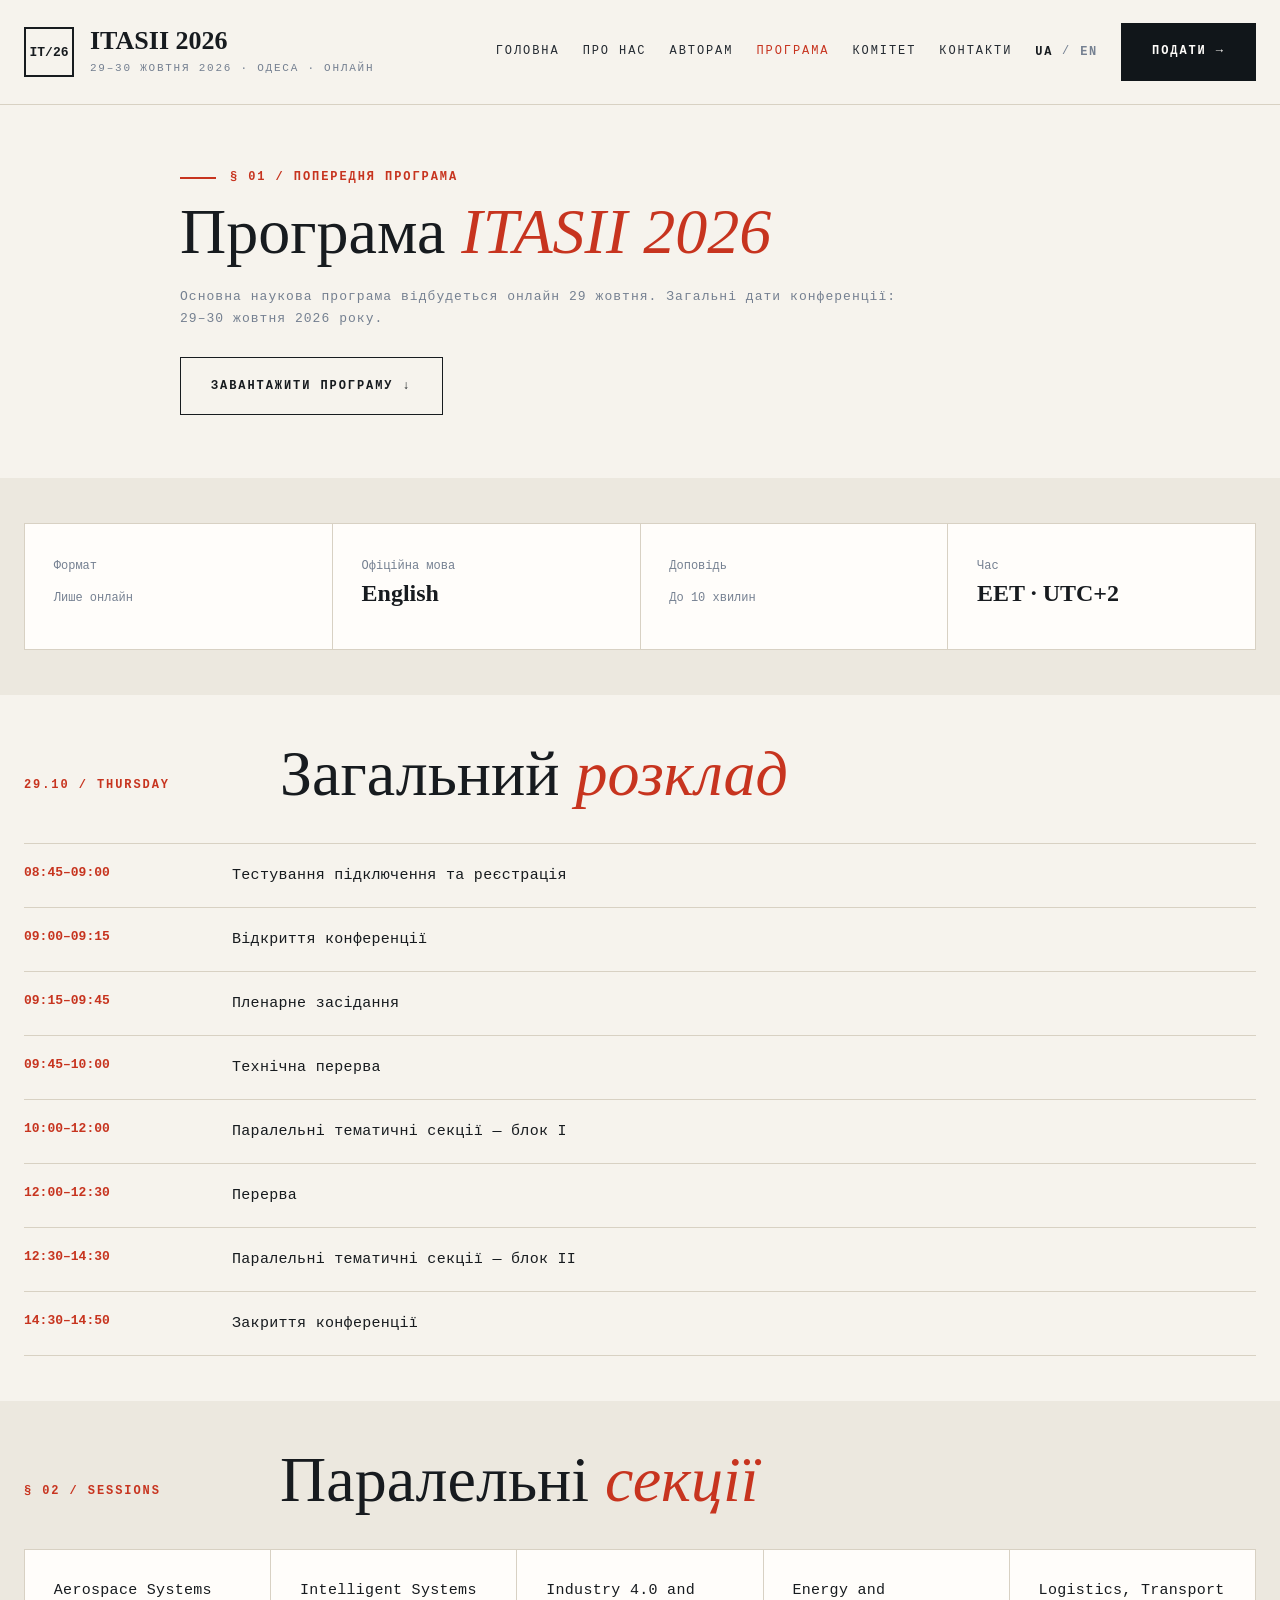
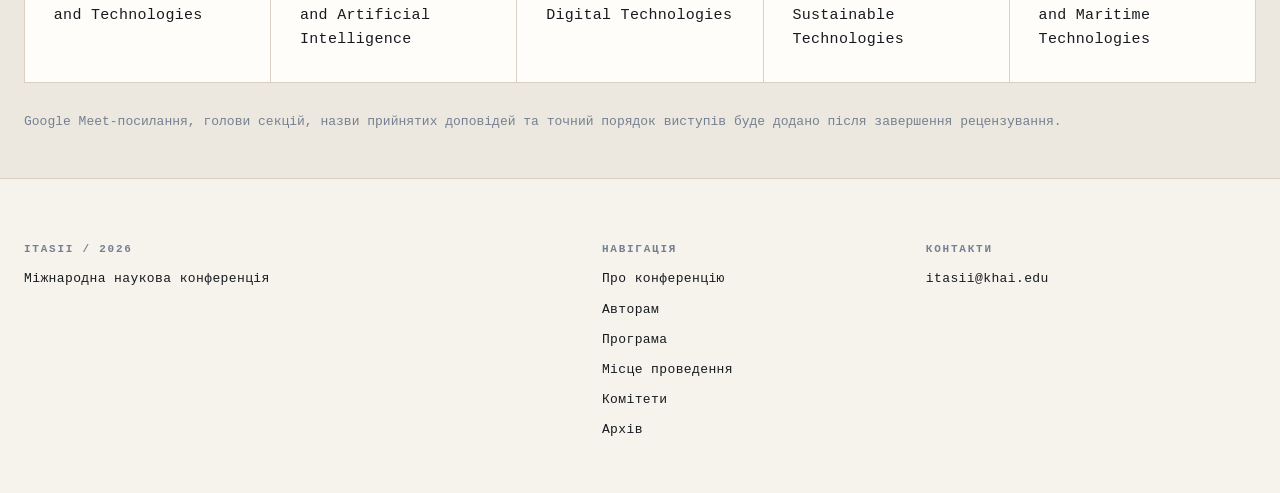
<file: programme.html>
<!doctype html><html lang="uk" data-lang="uk"><head><meta charset="utf-8"><meta name="viewport" content="width=device-width, initial-scale=1"><meta name="description" content="ITASII 2026 preliminary programme"><title>Програма · ITASII 2026</title><link rel="stylesheet" href="styles.css"></head><body data-title-uk="Програма · ITASII 2026" data-title-en="Programme · ITASII 2026">
<header class="site-header"><nav class="nav-bar"><a class="brand" href="index.html"><span class="brand-mark">IT/26</span><span><strong>ITASII 2026</strong><small><span class="lang lang-uk">29–30 жовтня 2026 · онлайн</span><span class="lang lang-en">29–30 October 2026 · online</span></small></span></a><button class="menu-toggle" type="button" aria-expanded="false" aria-label="Open menu" data-menu-toggle><span></span><span></span><span></span></button><div class="nav-links"><a href="index.html"><span class="lang lang-uk">Головна</span><span class="lang lang-en">Home</span></a><a href="about.html"><span class="lang lang-uk">Про нас</span><span class="lang lang-en">About</span></a><a href="submission.html"><span class="lang lang-uk">Авторам</span><span class="lang lang-en">Authors</span></a><a class="is-active" href="programme.html"><span class="lang lang-uk">Програма</span><span class="lang lang-en">Programme</span></a><a href="committee.html"><span class="lang lang-uk">Комітет</span><span class="lang lang-en">Committee</span></a><a href="contacts.html"><span class="lang lang-uk">Контакти</span><span class="lang lang-en">Contacts</span></a><div class="language-switch"><button type="button" data-lang-switch="uk">UA</button><span>/</span><button type="button" data-lang-switch="en">EN</button></div><a class="button button-dark" href="#" data-submission-link><span class="lang lang-uk">Подати →</span><span class="lang lang-en">Submit →</span></a></div></nav></header>
<main><section class="page-hero"><div class="container narrow"><p class="kicker"><span></span><span class="lang lang-uk">§ 01 / Попередня програма</span><span class="lang lang-en">§ 01 / Preliminary programme</span></p><h1><span class="lang lang-uk">Програма <em>ITASII 2026</em></span><span class="lang lang-en"><em>ITASII 2026</em> programme</span></h1><p class="lead"><span class="lang lang-uk">Основна наукова програма відбудеться онлайн 29 жовтня. Загальні дати конференції: 29–30 жовтня 2026 року.</span><span class="lang lang-en">The main scientific programme takes place online on 29 October. Conference dates: 29–30 October 2026.</span></p><div class="hero-actions"><a class="button button-outline" href="assets/downloads/ITASII-2026-Preliminary-Programme-UA-EN.docx" download><span class="lang lang-uk">Завантажити програму ↓</span><span class="lang lang-en">Download programme ↓</span></a></div></div></section>
<section class="section section-muted"><div class="container"><div class="programme-facts"><article><span><span class="lang lang-uk">Формат</span><span class="lang lang-en">Format</span></span><strong><span class="lang lang-uk">Лише онлайн</span><span class="lang lang-en">Online only</span></strong></article><article><span><span class="lang lang-uk">Офіційна мова</span><span class="lang lang-en">Official language</span></span><strong>English</strong></article><article><span><span class="lang lang-uk">Доповідь</span><span class="lang lang-en">Presentation</span></span><strong><span class="lang lang-uk">До 10 хвилин</span><span class="lang lang-en">Up to 10 minutes</span></strong></article><article><span><span class="lang lang-uk">Час</span><span class="lang lang-en">Time zone</span></span><strong>EET · UTC+2</strong></article></div></div></section>
<section class="section"><div class="container"><div class="section-heading"><p class="section-index">29.10 / Thursday</p><h2><span class="lang lang-uk">Загальний <em>розклад</em></span><span class="lang lang-en">General <em>schedule</em></span></h2></div><div class="schedule"><article><time>08:45–09:00</time><p><span class="lang lang-uk">Тестування підключення та реєстрація</span><span class="lang lang-en">Testing session and registration</span></p></article><article><time>09:00–09:15</time><p><span class="lang lang-uk">Відкриття конференції</span><span class="lang lang-en">Conference opening</span></p></article><article><time>09:15–09:45</time><p><span class="lang lang-uk">Пленарне засідання</span><span class="lang lang-en">Plenary session</span></p></article><article><time>09:45–10:00</time><p><span class="lang lang-uk">Технічна перерва</span><span class="lang lang-en">Technical break</span></p></article><article><time>10:00–12:00</time><p><span class="lang lang-uk">Паралельні тематичні секції — блок I</span><span class="lang lang-en">Parallel thematic sessions — Block I</span></p></article><article><time>12:00–12:30</time><p><span class="lang lang-uk">Перерва</span><span class="lang lang-en">Break</span></p></article><article><time>12:30–14:30</time><p><span class="lang lang-uk">Паралельні тематичні секції — блок II</span><span class="lang lang-en">Parallel thematic sessions — Block II</span></p></article><article><time>14:30–14:50</time><p><span class="lang lang-uk">Закриття конференції</span><span class="lang lang-en">Conference closing</span></p></article></div></div></section>
<section class="section section-muted"><div class="container"><div class="section-heading"><p class="section-index">§ 02 / Sessions</p><h2><span class="lang lang-uk">Паралельні <em>секції</em></span><span class="lang lang-en">Parallel <em>sessions</em></span></h2></div><ol class="session-grid"><li>Aerospace Systems and Technologies</li><li>Intelligent Systems and Artificial Intelligence</li><li>Industry 4.0 and Digital Technologies</li><li>Energy and Sustainable Technologies</li><li>Logistics, Transport and Maritime Technologies</li></ol><p class="resource-note"><span class="lang lang-uk">Google Meet-посилання, голови секцій, назви прийнятих доповідей та точний порядок виступів буде додано після завершення рецензування.</span><span class="lang lang-en">Google Meet links, session chairs, accepted paper titles, and presentation order will be added after peer review.</span></p></div></section></main>
<footer class="site-footer compact"><div class="container"><p>© 2026 ITASII · <a href="mailto:itasii@khai.edu">itasii@khai.edu</a></p></div></footer><script src="script.js"></script></body></html>
</file>
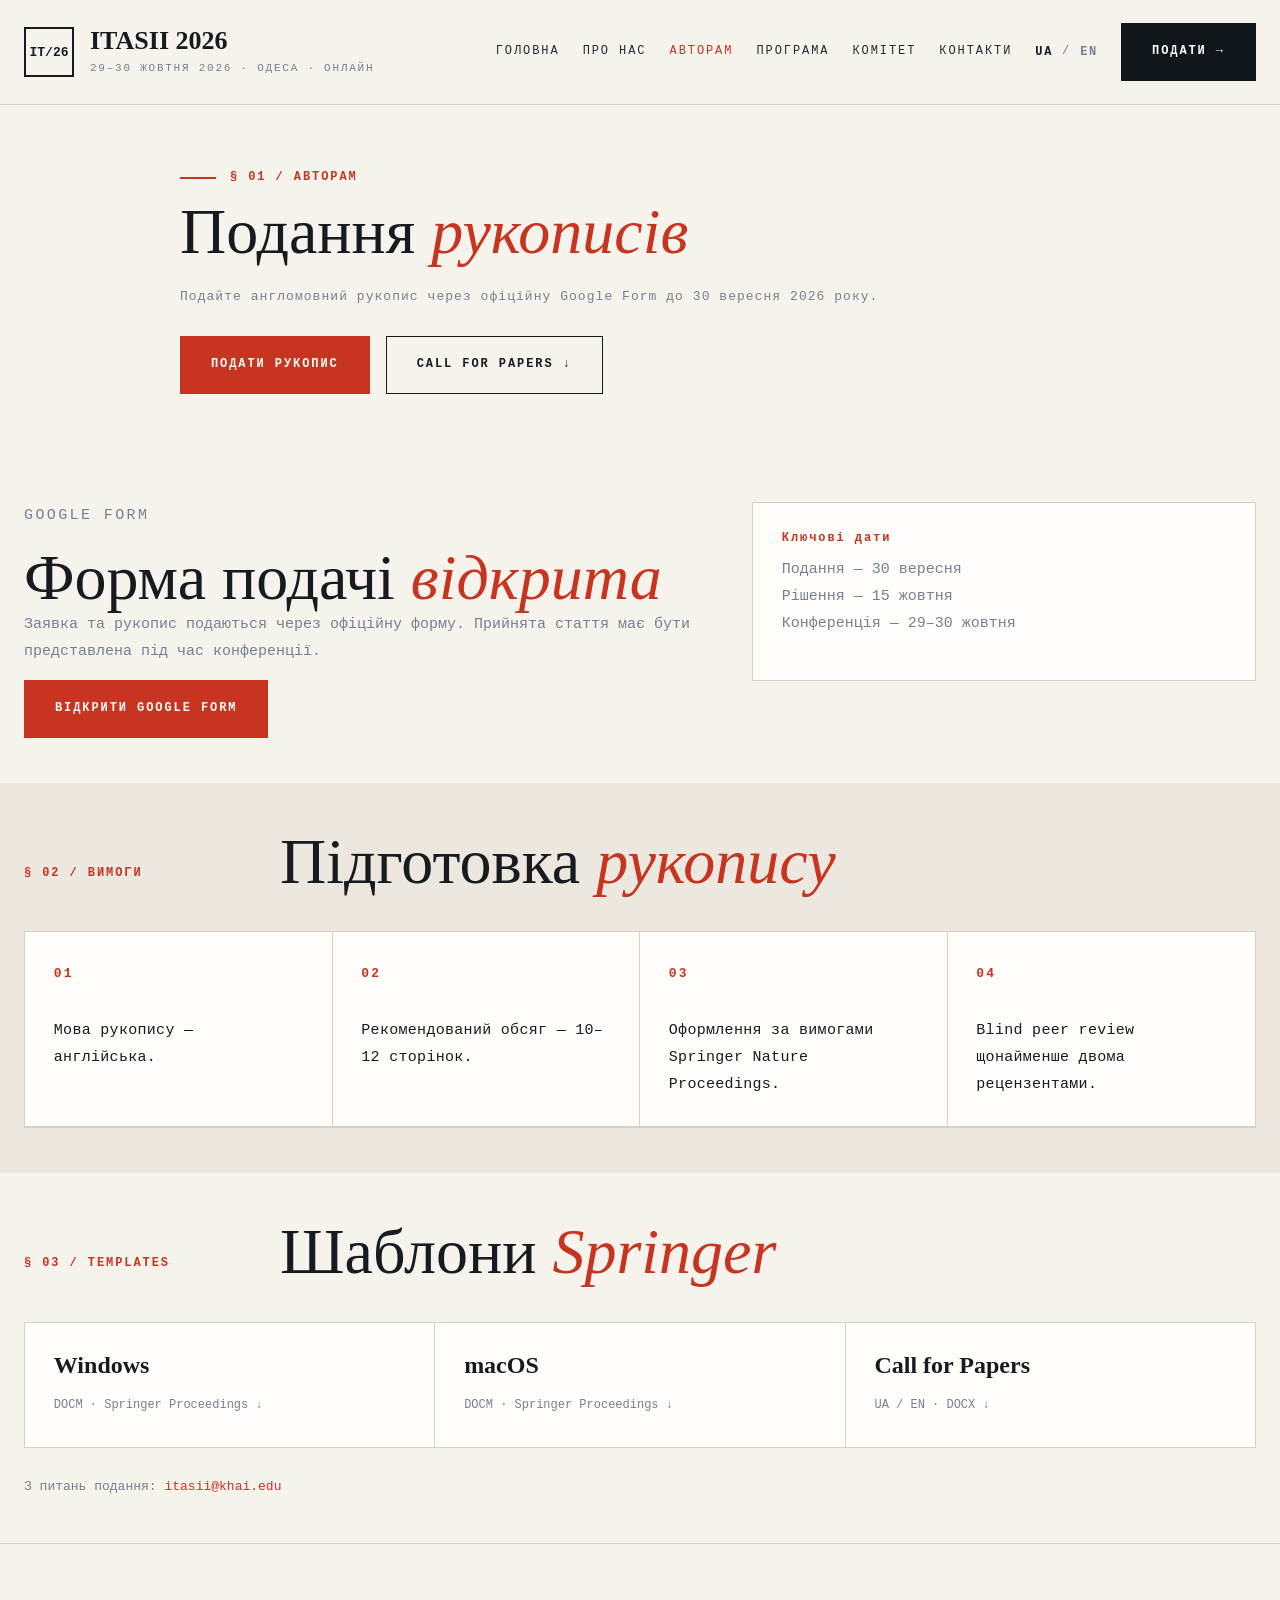
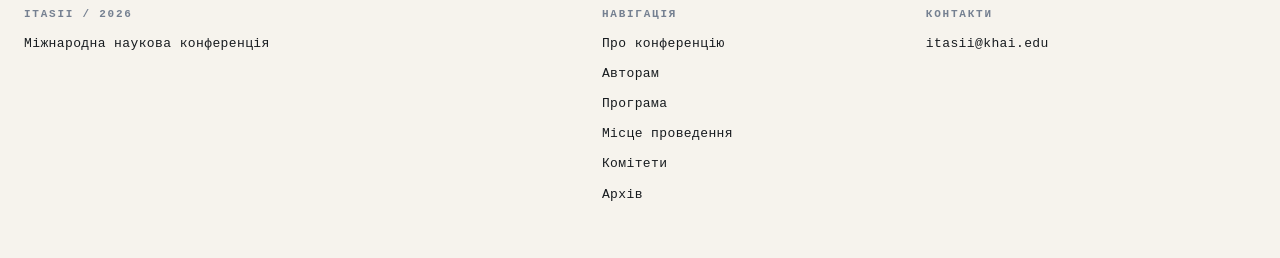
<file: submission.html>
<!doctype html>
<html lang="uk" data-lang="uk"><head><meta charset="utf-8"><meta name="viewport" content="width=device-width, initial-scale=1"><meta name="description" content="ITASII 2026 manuscript submission information"><title>Авторам · ITASII 2026</title><link rel="stylesheet" href="styles.css"></head>
<body data-title-uk="Авторам · ITASII 2026" data-title-en="For Authors · ITASII 2026">
<header class="site-header"><nav class="nav-bar"><a class="brand" href="index.html"><span class="brand-mark">IT/26</span><span><strong>ITASII 2026</strong><small><span class="lang lang-uk">29–30 жовтня 2026 · онлайн</span><span class="lang lang-en">29–30 October 2026 · online</span></small></span></a><button class="menu-toggle" type="button" aria-expanded="false" aria-label="Open menu" data-menu-toggle><span></span><span></span><span></span></button><div class="nav-links"><a href="index.html"><span class="lang lang-uk">Головна</span><span class="lang lang-en">Home</span></a><a href="about.html"><span class="lang lang-uk">Про нас</span><span class="lang lang-en">About</span></a><a class="is-active" href="submission.html"><span class="lang lang-uk">Авторам</span><span class="lang lang-en">Authors</span></a><a href="programme.html"><span class="lang lang-uk">Програма</span><span class="lang lang-en">Programme</span></a><a href="committee.html"><span class="lang lang-uk">Комітет</span><span class="lang lang-en">Committee</span></a><a href="contacts.html"><span class="lang lang-uk">Контакти</span><span class="lang lang-en">Contacts</span></a><div class="language-switch"><button type="button" data-lang-switch="uk">UA</button><span>/</span><button type="button" data-lang-switch="en">EN</button></div><a class="button button-dark" href="#" data-submission-link><span class="lang lang-uk">Подати →</span><span class="lang lang-en">Submit →</span></a></div></nav></header>
<main>
<section class="page-hero"><div class="container narrow"><p class="kicker"><span></span><span class="lang lang-uk">§ 01 / Авторам</span><span class="lang lang-en">§ 01 / For Authors</span></p><h1><span class="lang lang-uk">Подання <em>рукописів</em></span><span class="lang lang-en">Manuscript <em>submission</em></span></h1><p class="lead"><span class="lang lang-uk">Подайте англомовний рукопис через офіційну Google Form до 30 вересня 2026 року.</span><span class="lang lang-en">Submit your manuscript in English through the official Google Form by 30 September 2026.</span></p><div class="hero-actions"><a class="button button-red" href="#" data-submission-link><span class="lang lang-uk">Подати рукопис</span><span class="lang lang-en">Submit paper</span></a><a class="button button-outline" href="assets/downloads/ITASII-2026-Call-for-Papers-UA-EN.docx" download>Call for Papers ↓</a></div></div></section>
<section class="section" id="submission"><div class="container two-column"><div><p class="section-index">Google Form</p><h2><span class="lang lang-uk">Форма подачі <em>відкрита</em></span><span class="lang lang-en">Submission is <em>open</em></span></h2><p><span class="lang lang-uk">Заявка та рукопис подаються через офіційну форму. Прийнята стаття має бути представлена під час конференції.</span><span class="lang lang-en">Registration and manuscript submission are completed through the official form. An accepted paper must be presented during the conference.</span></p><a class="button button-red" href="#" data-submission-link><span class="lang lang-uk">Відкрити Google Form</span><span class="lang lang-en">Open Google Form</span></a></div><div class="note-box"><p><span class="lang lang-uk">Ключові дати</span><span class="lang lang-en">Important dates</span></p><h3><span class="lang lang-uk">Подання — 30 вересня<br>Рішення — 15 жовтня<br>Конференція — 29–30 жовтня</span><span class="lang lang-en">Submission — 30 September<br>Decision — 15 October<br>Conference — 29–30 October</span></h3></div></div></section>
<section class="section section-muted"><div class="container"><div class="section-heading"><p class="section-index">§ 02 / <span class="lang lang-uk">Вимоги</span><span class="lang lang-en">Requirements</span></p><h2><span class="lang lang-uk">Підготовка <em>рукопису</em></span><span class="lang lang-en">Manuscript <em>preparation</em></span></h2></div><div class="rule-grid rule-grid-four"><article><strong>01</strong><p><span class="lang lang-uk">Мова рукопису — англійська.</span><span class="lang lang-en">Manuscripts must be written in English.</span></p></article><article><strong>02</strong><p><span class="lang lang-uk">Рекомендований обсяг — 10–12 сторінок.</span><span class="lang lang-en">Recommended length: 10–12 pages.</span></p></article><article><strong>03</strong><p><span class="lang lang-uk">Оформлення за вимогами Springer Nature Proceedings.</span><span class="lang lang-en">Follow Springer Nature Proceedings requirements.</span></p></article><article><strong>04</strong><p><span class="lang lang-uk">Blind peer review щонайменше двома рецензентами.</span><span class="lang lang-en">Blind peer review by at least two reviewers.</span></p></article></div></div></section>
<section class="section"><div class="container"><div class="section-heading"><p class="section-index">§ 03 / Templates</p><h2><span class="lang lang-uk">Шаблони <em>Springer</em></span><span class="lang lang-en">Springer <em>templates</em></span></h2></div><div class="download-grid"><a href="assets/downloads/ITASII-2026-Springer-template-Windows.docm" download><strong>Windows</strong><span>DOCM · Springer Proceedings ↓</span></a><a href="assets/downloads/ITASII-2026-Springer-template-macOS.docm" download><strong>macOS</strong><span>DOCM · Springer Proceedings ↓</span></a><a href="assets/downloads/ITASII-2026-Call-for-Papers-UA-EN.docx" download><strong>Call for Papers</strong><span>UA / EN · DOCX ↓</span></a></div><p class="resource-note"><span class="lang lang-uk">З питань подання: <a href="mailto:itasii@khai.edu">itasii@khai.edu</a></span><span class="lang lang-en">Submission enquiries: <a href="mailto:itasii@khai.edu">itasii@khai.edu</a></span></p></div></section>
</main><footer class="site-footer compact"><div class="container"><p>© 2026 ITASII · <a href="mailto:itasii@khai.edu">itasii@khai.edu</a></p></div></footer><script src="script.js"></script></body></html>
</file>
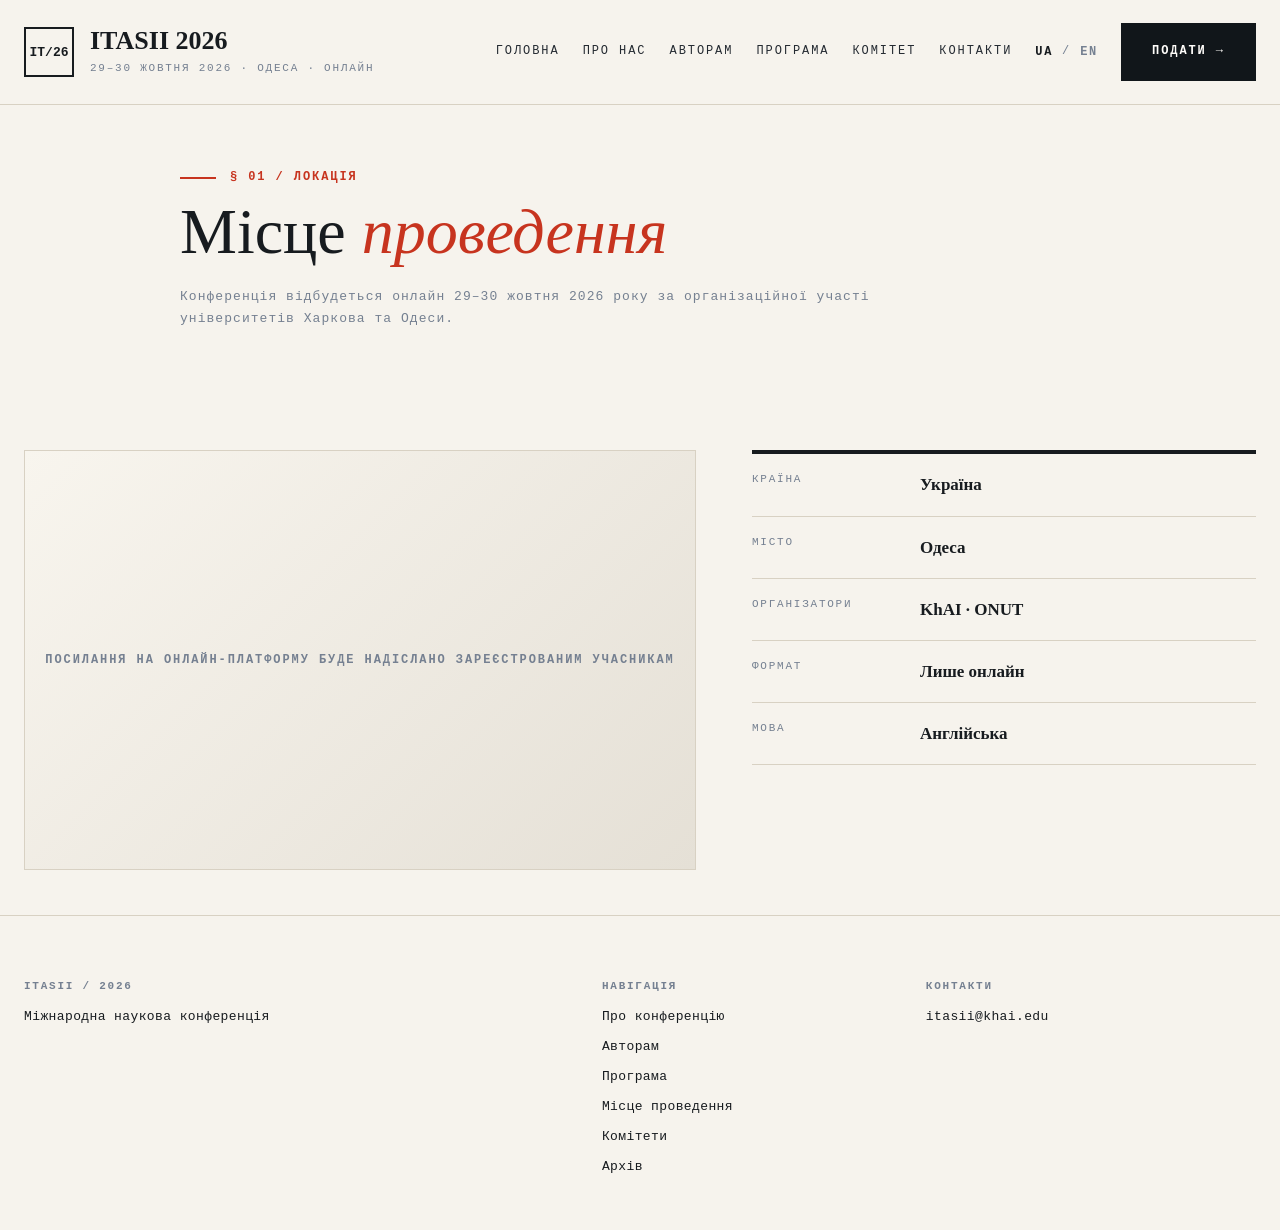
<file: venue.html>
<!doctype html>
<html lang="uk" data-lang="uk">
  <head>
    <meta charset="utf-8">
    <meta name="viewport" content="width=device-width, initial-scale=1">
    <meta name="description" content="ITASII 2026 venue">
    <title>Місце проведення · ITASII 2026</title>
    <link rel="stylesheet" href="styles.css">
  </head>
  <body data-title-uk="Місце проведення · ITASII 2026" data-title-en="Venue · ITASII 2026">
    <header class="site-header">
      <nav class="nav-bar" aria-label="Primary navigation">
        <a class="brand" href="index.html"><span class="brand-mark">IT/26</span><span><strong>ITASII 2026</strong><small><span class="lang lang-uk">29–30 жовтня 2026 · Одеса · онлайн</span><span class="lang lang-en">29–30 October 2026 · Odesa · online</span></small></span></a>
        <button class="menu-toggle" type="button" aria-label="Open menu" aria-expanded="false" data-menu-toggle><span></span><span></span><span></span></button>
        <div class="nav-links"><a href="index.html"><span class="lang lang-uk">Головна</span><span class="lang lang-en">Home</span></a><a href="about.html"><span class="lang lang-uk">Про нас</span><span class="lang lang-en">About</span></a><a href="submission.html"><span class="lang lang-uk">Авторам</span><span class="lang lang-en">Authors</span></a><a href="programme.html"><span class="lang lang-uk">Програма</span><span class="lang lang-en">Programme</span></a><a href="committee.html"><span class="lang lang-uk">Комітет</span><span class="lang lang-en">Committee</span></a><a href="contacts.html"><span class="lang lang-uk">Контакти</span><span class="lang lang-en">Contacts</span></a><div class="language-switch"><button type="button" data-lang-switch="uk">UA</button><span>/</span><button type="button" data-lang-switch="en">EN</button></div><a class="button button-dark" href="#" data-submission-link><span class="lang lang-uk">Подати →</span><span class="lang lang-en">Submit →</span></a></div>
      </nav>
    </header>

    <main>
      <section class="page-hero">
        <div class="container narrow">
          <p class="kicker"><span></span><span class="lang lang-uk">§ 01 / Локація</span><span class="lang lang-en">§ 01 / Location</span></p>
          <h1><span class="lang lang-uk">Місце <em>проведення</em></span><span class="lang lang-en">Conference <em>venue</em></span></h1>
          <p class="lead"><span class="lang lang-uk">Конференція відбудеться онлайн 29–30 жовтня 2026 року за організаційної участі університетів Харкова та Одеси.</span><span class="lang lang-en">The conference will take place online on 29–30 October 2026, organized by universities in Kharkiv and Odesa.</span></p>
        </div>
      </section>

      <section class="section">
        <div class="container venue-grid">
          <div class="venue-placeholder">
            <span><span class="lang lang-uk">Посилання на онлайн-платформу буде надіслано зареєстрованим учасникам</span><span class="lang lang-en">The online platform link will be sent to registered participants</span></span>
          </div>
          <aside class="fact-panel">
            <dl>
              <div><dt><span class="lang lang-uk">Країна</span><span class="lang lang-en">Country</span></dt><dd><span class="lang lang-uk">Україна</span><span class="lang lang-en">Ukraine</span></dd></div>
              <div><dt><span class="lang lang-uk">Місто</span><span class="lang lang-en">City</span></dt><dd><span class="lang lang-uk">Одеса</span><span class="lang lang-en">Odesa</span></dd></div>
              <div><dt><span class="lang lang-uk">Організатори</span><span class="lang lang-en">Organizers</span></dt><dd>KhAI · ONUT</dd></div>
              <div><dt><span class="lang lang-uk">Формат</span><span class="lang lang-en">Format</span></dt><dd><span class="lang lang-uk">Лише онлайн</span><span class="lang lang-en">Online only</span></dd></div>
              <div><dt><span class="lang lang-uk">Мова</span><span class="lang lang-en">Language</span></dt><dd><span class="lang lang-uk">Англійська</span><span class="lang lang-en">English</span></dd></div>
            </dl>
          </aside>
        </div>
      </section>
    </main>

    <footer class="site-footer compact"><div class="container"><p>© 2026 ITASII</p></div></footer>
    <script src="script.js"></script>
  </body>
</html>
</file>
<file: styles.css>
:root {
  --paper: #f6f3ed;
  --paper-muted: #ece8df;
  --ink: #171b1f;
  --muted: #758091;
  --line: #d8d1c3;
  --red: #c7341f;
  --gold: #d5aa42;
  --white: #fffdfa;
  --dark: #11161a;
  --container: min(100% - 48px, 1280px);
  --header-h: 104px;
  --hero-y: clamp(44px, 7svh, 76px);
  --section-y: clamp(38px, 5svh, 64px);
  --card-pad: clamp(24px, 3.2svh, 34px);
  --serif: Georgia, "Times New Roman", serif;
  --mono: "SFMono-Regular", Consolas, "Liberation Mono", monospace;
}

* {
  box-sizing: border-box;
}

html {
  scroll-behavior: smooth;
  scroll-padding-top: var(--header-h);
}

body {
  margin: 0;
  background: var(--paper);
  color: var(--ink);
  font-family: var(--mono);
  line-height: 1.6;
}

h1,
h2,
h3,
.brand strong,
.fact-panel dd,
.date-grid strong,
.committee-list > p,
.organizer-grid strong,
.download-grid strong,
.programme-facts strong {
  font-family: var(--serif);
}

body.screen-page {
  height: 100svh;
  overflow: hidden;
  display: grid;
  grid-template-rows: auto minmax(0, 1fr);
}

a {
  color: inherit;
  text-decoration: none;
}

button {
  font: inherit;
}

html[data-lang="uk"] .lang-en,
html[data-lang="en"] .lang-uk {
  display: none !important;
}

.container {
  width: var(--container);
  margin: 0 auto;
}

.narrow {
  max-width: 920px;
}

.site-header {
  position: sticky;
  top: 0;
  z-index: 20;
  border-bottom: 1px solid var(--line);
  background: rgba(246, 243, 237, 0.94);
  backdrop-filter: blur(12px);
}

.screen-page .site-header {
  position: relative;
  top: auto;
}

main > section {
  display: grid;
  align-items: center;
}

.screen-page main {
  min-height: 0;
  overflow-y: auto;
  overscroll-behavior-y: contain;
  scroll-behavior: smooth;
  scroll-padding-top: 0;
  scroll-snap-type: y mandatory;
}

.screen-page main > section {
  min-height: 100%;
  scroll-snap-align: start;
  scroll-snap-stop: always;
}

.screen-page > .site-footer {
  display: none;
}

.nav-bar {
  width: var(--container);
  margin: 0 auto;
}

.language-switch {
  display: inline-flex;
  align-items: center;
  gap: 9px;
  color: var(--muted);
}

.language-switch button {
  border: 0;
  padding: 0;
  background: transparent;
  color: var(--muted);
  cursor: pointer;
  font: 800 12px/1 var(--mono);
  letter-spacing: 0.14em;
}

html[data-lang="uk"] [data-lang-switch="uk"],
html[data-lang="en"] [data-lang-switch="en"] {
  color: var(--ink);
}

.nav-bar {
  min-height: var(--header-h);
  display: flex;
  align-items: center;
  justify-content: space-between;
  gap: 28px;
}

.brand {
  display: inline-flex;
  align-items: center;
  gap: 16px;
  min-width: min(410px, 42vw);
}

.brand-mark {
  width: 50px;
  height: 50px;
  display: inline-grid;
  place-items: center;
  border: 2px solid var(--ink);
  font: 900 13px/1 var(--mono);
}

.brand strong {
  display: block;
  font-size: 26px;
  line-height: 1;
}

.brand small,
.nav-links,
.button,
.kicker,
.section-index,
.footer-label,
.fact-panel dt,
.date-grid p,
.track-grid p,
.placeholder-list p,
.rule-grid strong,
.contact-grid p,
.archive-list a {
  font-family: var(--mono);
  letter-spacing: 0.16em;
  text-transform: uppercase;
}

.brand small {
  display: block;
  margin-top: 7px;
  color: var(--muted);
  font-size: 11px;
  line-height: 1.45;
}

.nav-links {
  display: flex;
  align-items: center;
  gap: clamp(16px, 1.8vw, 28px);
  color: #252b32;
  font-size: 12px;
}

.nav-links a {
  transition: color 160ms ease;
}

.nav-links a:hover,
.nav-links .is-active {
  color: var(--red);
}

.menu-toggle {
  display: none;
  width: 46px;
  height: 46px;
  flex: 0 0 auto;
  place-items: center;
  border: 1px solid var(--ink);
  background: transparent;
  cursor: pointer;
}

.menu-toggle span {
  width: 20px;
  height: 2px;
  display: block;
  margin: 3px 0;
  background: var(--ink);
  transition: transform 160ms ease, opacity 160ms ease;
}

.site-header.is-open .menu-toggle span:nth-child(1) {
  transform: translateY(8px) rotate(45deg);
}

.site-header.is-open .menu-toggle span:nth-child(2) {
  opacity: 0;
}

.site-header.is-open .menu-toggle span:nth-child(3) {
  transform: translateY(-8px) rotate(-45deg);
}

.button {
  display: inline-flex;
  min-height: 58px;
  align-items: center;
  justify-content: center;
  border: 1px solid var(--ink);
  padding: 0 30px;
  font-size: 12px;
  font-weight: 800;
  transition: background 160ms ease, color 160ms ease, border-color 160ms ease;
}

.button-red {
  border-color: var(--red);
  background: var(--red);
  color: var(--white);
}

.button-dark {
  border-color: var(--dark);
  background: var(--dark);
  color: var(--white);
}

.button-light {
  border-color: var(--white);
  color: var(--white);
}

.button-outline {
  background: transparent;
}

.button:hover {
  background: var(--ink);
  border-color: var(--ink);
  color: var(--white);
}

.hero,
.page-hero {
  padding: var(--hero-y) 0;
  background: var(--paper);
}

.hero-grid {
  display: grid;
  grid-template-columns: minmax(0, 1.25fr) minmax(360px, 0.75fr);
  gap: clamp(38px, 6vw, 88px);
  align-items: center;
}

.kicker {
  display: flex;
  align-items: center;
  gap: 14px;
  color: var(--red);
  font-size: 12px;
  font-weight: 800;
}

.kicker > span:first-child {
  width: 36px;
  height: 2px;
  background: var(--red);
}

h1,
h2,
h3,
p {
  margin-top: 0;
}

h1,
.page-hero h1 {
  max-width: 840px;
  margin-bottom: 22px;
  font-size: clamp(42px, 5vw, 72px);
  line-height: 1.02;
  font-weight: 500;
}

.hero h1 {
  max-width: 760px;
  font-size: clamp(40px, 4.7vw, 66px);
}

h1 em,
h2 em {
  color: var(--red);
  font-style: italic;
  font-weight: 500;
}

.lead {
  max-width: 720px;
  color: var(--muted);
  font: 13px/1.65 var(--mono);
  letter-spacing: 0.08em;
}

.hero-actions {
  display: flex;
  flex-wrap: wrap;
  gap: 16px;
  margin-top: 28px;
}

.fact-panel {
  border-top: 4px solid var(--ink);
}

.fact-panel dl {
  margin: 0;
}

.fact-panel div {
  display: grid;
  grid-template-columns: 150px 1fr;
  gap: 18px;
  padding: 17px 0;
  border-bottom: 1px solid var(--line);
}

.fact-panel dt {
  color: var(--muted);
  font-size: 11px;
}

.fact-panel dd {
  margin: 0;
  font-size: 17px;
  font-weight: 600;
}

.section {
  padding: var(--section-y) 0;
  background: var(--paper);
}

.section-muted {
  background: var(--paper-muted);
}

.section-heading {
  display: grid;
  grid-template-columns: 220px 1fr;
  gap: 36px;
  align-items: end;
  margin-bottom: clamp(28px, 4svh, 52px);
}

.section-index {
  color: var(--red);
  font-size: 12px;
  font-weight: 800;
}

.section-heading h2,
.cta-band h2,
.two-column h2 {
  margin-bottom: 0;
  font-size: clamp(42px, 5vw, 68px);
  line-height: 1.05;
  font-weight: 500;
}

.date-grid,
.track-grid,
.rule-grid,
.contact-grid {
  display: grid;
  border: 1px solid var(--line);
  background: var(--white);
}

.date-grid {
  grid-template-columns: repeat(3, 1fr);
}

.date-grid article,
.track-grid article,
.rule-grid article,
.contact-grid article {
  padding: var(--card-pad);
  border-right: 1px solid var(--line);
  border-bottom: 1px solid var(--line);
}

.date-grid article:last-child,
.track-grid article:nth-child(2n),
.rule-grid article:last-child,
.contact-grid article:last-child {
  border-right: 0;
}

.date-grid p,
.track-grid p,
.contact-grid p {
  min-height: 42px;
  color: var(--muted);
  font-size: 11px;
  font-weight: 800;
}

.committee-leads {
  display: grid;
  grid-template-columns: repeat(4, 1fr);
  gap: 1px;
  background: var(--line);
  border: 1px solid var(--line);
}

.committee-leads article {
  padding: var(--card-pad);
  background: var(--paper);
}

.committee-leads .organizing-card { grid-column: 1 / -1; }
.committee-leads article:not(.organizing-card) { text-align: center; }
.committee-leads p { margin-top: 0; font: 800 11px/1.4 var(--mono); letter-spacing: .14em; text-transform: uppercase; color: var(--red); }
.committee-leads h2 { margin: 16px 0 4px; font-size: clamp(20px, 1.65vw, 27px); line-height: 1.12; }
.committee-leads article > span {
  color: var(--muted);
  font: 12px/1.6 var(--mono);
}

.committee-portrait {
  width: clamp(140px, 12vw, 190px);
  height: clamp(140px, 12vw, 190px);
  aspect-ratio: 1;
  display: block;
  margin: 0 auto 22px;
  object-fit: cover;
  object-position: center;
  border-radius: 50%;
  box-shadow: 0 0 0 1px var(--line), 0 10px 28px rgba(17, 22, 26, .08);
  filter: saturate(.9) contrast(1.02);
}

.committee-list {
  display: grid;
  grid-template-columns: repeat(2, 1fr);
  border-top: 1px solid var(--line);
}

.committee-list p {
  margin: 0;
  padding: 18px 20px;
  border-bottom: 1px solid var(--line);
  font-weight: 700;
}

.committee-list p:nth-child(odd) { border-right: 1px solid var(--line); }
.committee-list span { display: block; margin-top: 3px; color: var(--muted); font: 12px/1.5 var(--mono); }

.home-leaders {
  display: grid;
  grid-template-columns: repeat(4, 1fr);
  gap: 1px;
  margin-bottom: 28px;
  border: 1px solid var(--line);
  background: var(--line);
}

.committee-intro {
  max-width: 920px;
  margin: -10px 0 26px;
  color: var(--muted);
  font: 13px/1.65 var(--mono);
  letter-spacing: 0.08em;
}

.home-leaders article {
  display: flex;
  align-items: center;
  gap: 16px;
  min-width: 0;
  padding: 18px;
  background: var(--paper-muted);
}

.home-leaders img {
  width: 72px;
  height: 72px;
  flex: 0 0 72px;
  border-radius: 50%;
  object-fit: cover;
  box-shadow: 0 0 0 1px var(--line);
}

.home-leaders p {
  margin: 0 0 6px;
  color: var(--red);
  font: 800 9px/1.4 var(--mono);
  letter-spacing: .11em;
  text-transform: uppercase;
}

.home-leaders h3 {
  margin: 0;
  font-size: clamp(17px, 1.4vw, 22px);
  line-height: 1.08;
}

.leader-affiliation {
  display: block;
  margin-top: 7px;
  color: var(--muted);
  font: 11px/1.4 var(--mono);
}

.date-grid strong {
  display: block;
  margin: 26px 0 8px;
  font-size: 46px;
  line-height: 1;
  font-weight: 500;
}

.date-grid span,
.track-grid span,
.archive-list p {
  color: var(--muted);
  font: 12px/1.7 var(--mono);
}

.track-grid {
  grid-template-columns: repeat(2, 1fr);
}

.track-grid article {
  position: relative;
  overflow: hidden;
  min-height: clamp(210px, 27svh, 260px);
  display: flex;
  flex-direction: column;
  padding: clamp(22px, 2.6svh, 28px);
}

.track-grid h3 {
  margin: 14px 0 24px;
  font-size: 26px;
  line-height: 1.22;
  font-weight: 500;
}

.track-grid article > span:last-child {
  margin-top: 0;
}

.track-grid p {
  min-height: 0;
  margin-bottom: 0;
}

.track-wide {
  grid-column: 1 / -1;
}

.track-art {
  position: relative;
  height: clamp(72px, 10svh, 96px);
  margin: -8px -8px 22px;
  border: 1px solid var(--line);
  background:
    linear-gradient(90deg, rgba(117, 128, 145, 0.12) 1px, transparent 1px),
    linear-gradient(rgba(117, 128, 145, 0.12) 1px, transparent 1px),
    #f4f1ea;
  background-size: 24px 24px;
  overflow: hidden;
}

.track-art::before,
.track-art::after,
.track-art i {
  content: "";
  position: absolute;
  display: block;
}

.track-art-aerospace::before {
  width: 160px;
  height: 2px;
  left: 50%;
  top: 50%;
  background: var(--ink);
  transform: translate(-50%, -50%) rotate(-18deg);
}

.track-art-aerospace::after {
  width: 58px;
  height: 58px;
  left: 22%;
  top: 24%;
  border: 1px solid var(--red);
  border-radius: 50%;
}

.track-art-aerospace i:nth-child(1) {
  width: 48px;
  height: 14px;
  left: 54%;
  top: 42%;
  border-top: 2px solid var(--ink);
  border-bottom: 2px solid var(--ink);
  transform: rotate(-18deg) skewX(-28deg);
}

.track-art-aerospace i:nth-child(2) {
  width: 42px;
  height: 42px;
  right: 17%;
  bottom: 18%;
  border: 1px solid var(--line);
  border-radius: 50%;
}

.track-art-aerospace i:nth-child(3) {
  width: 7px;
  height: 7px;
  right: 25%;
  top: 26%;
  background: var(--red);
}

.track-art-ai::before {
  inset: 22px 54px;
  border: 1px solid var(--ink);
  border-radius: 50%;
}

.track-art-ai::after {
  width: 78px;
  height: 78px;
  left: 50%;
  top: 50%;
  border: 1px dashed var(--red);
  border-radius: 50%;
  transform: translate(-50%, -50%);
}

.track-art-ai i {
  width: 9px;
  height: 9px;
  border-radius: 50%;
  background: var(--ink);
}

.track-art-ai i:nth-child(1) { left: 30%; top: 27%; }
.track-art-ai i:nth-child(2) { left: 46%; top: 55%; background: var(--red); }
.track-art-ai i:nth-child(3) { right: 28%; top: 30%; }
.track-art-ai i:nth-child(4) { left: 36%; bottom: 22%; }
.track-art-ai i:nth-child(5) { right: 34%; bottom: 26%; background: var(--red); }

.track-art-industry::before {
  width: 70%;
  height: 58px;
  left: 15%;
  bottom: 25px;
  border-left: 2px solid var(--ink);
  border-bottom: 2px solid var(--ink);
}

.track-art-industry::after {
  width: 54px;
  height: 54px;
  right: 18%;
  top: 24px;
  border: 2px solid var(--red);
  transform: rotate(45deg);
}

.track-art-industry i {
  width: 42px;
  bottom: 25px;
  background: var(--ink);
}

.track-art-industry i:nth-child(1) { height: 28px; left: 22%; }
.track-art-industry i:nth-child(2) { height: 48px; left: 36%; }
.track-art-industry i:nth-child(3) { height: 72px; left: 50%; background: var(--red); }
.track-art-industry i:nth-child(4) {
  width: 150px;
  height: 1px;
  left: 18%;
  top: 34px;
  background: var(--muted);
}

.track-art-energy::before {
  width: 180px;
  height: 70px;
  left: 50%;
  top: 50%;
  border-top: 2px solid var(--red);
  border-radius: 50%;
  transform: translate(-50%, -48%) rotate(-10deg);
}

.track-art-energy::after {
  width: 34px;
  height: 92px;
  left: 50%;
  top: 18px;
  background: linear-gradient(180deg, transparent 0 18px, var(--ink) 18px 22px, transparent 22px 44px, var(--ink) 44px 48px, transparent 48px);
  transform: translateX(-50%) skewX(-14deg);
}

.track-art-energy i:nth-child(1) {
  width: 84px;
  height: 84px;
  left: 18%;
  top: 22%;
  border: 1px solid var(--line);
  border-radius: 50%;
}

.track-art-energy i:nth-child(2) {
  width: 10px;
  height: 10px;
  right: 25%;
  top: 44%;
  background: var(--red);
}

.track-art-energy i:nth-child(3) {
  width: 150px;
  height: 1px;
  right: 14%;
  bottom: 28px;
  background: var(--muted);
}

.track-art-logistics {
  height: clamp(112px, 18svh, 150px);
}

.track-art-logistics::before {
  width: 82%;
  height: 2px;
  left: 9%;
  top: 64%;
  background: var(--ink);
}

.track-art-logistics::after {
  width: 74%;
  height: 68px;
  left: 13%;
  top: 22%;
  border: 1px solid var(--line);
  border-bottom: 0;
}

.track-art-logistics i {
  width: 12px;
  height: 12px;
  border-radius: 50%;
  background: var(--red);
  top: calc(64% - 5px);
}

.track-art-logistics i:nth-child(1) { left: 17%; }
.track-art-logistics i:nth-child(2) { left: 38%; background: var(--ink); }
.track-art-logistics i:nth-child(3) { left: 60%; background: var(--ink); }
.track-art-logistics i:nth-child(4) { right: 15%; }

.people-preview {
  display: grid;
  gap: 18px;
}

.placeholder-list {
  display: grid;
  grid-template-columns: repeat(2, 1fr);
  gap: 0;
  border-top: 1px solid var(--line);
}

.placeholder-list article {
  padding: 36px 0;
  border-bottom: 1px dashed var(--line);
}

.placeholder-list article:nth-child(odd) {
  padding-right: 44px;
}

.placeholder-list p {
  color: var(--red);
  font-size: 11px;
}

.placeholder-list h3 {
  font-size: 24px;
  font-style: italic;
  font-weight: 500;
}

.cta-band {
  padding: clamp(54px, 8svh, 74px) 0;
  background: var(--dark);
  color: var(--white);
}

.cta-grid {
  display: grid;
  grid-template-columns: 1fr auto;
  gap: 42px;
  align-items: center;
}

.cta-grid p {
  max-width: 720px;
  color: #aab2bd;
  font: 14px/1.8 var(--mono);
}

.site-footer {
  padding: clamp(46px, 7svh, 70px) 0 clamp(32px, 5svh, 44px);
  background: var(--paper);
  border-top: 1px solid var(--line);
}

.footer-grid {
  display: grid;
  grid-template-columns: 2fr 1fr 1.3fr;
  gap: 70px;
}

.footer-label {
  color: var(--muted);
  font-size: 11px;
  font-weight: 800;
}

.site-footer a {
  display: block;
  margin: 8px 0;
}

.site-footer p,
.site-footer a {
  font: 13px/1.7 var(--mono);
  letter-spacing: 0.03em;
}

.site-footer .footer-label {
  font: 800 11px/1.4 var(--mono);
  letter-spacing: 0.16em;
  text-transform: uppercase;
}

.compact {
  padding: 34px 0;
}

.two-column,
.venue-grid {
  display: grid;
  grid-template-columns: 1fr minmax(320px, 0.75fr);
  gap: 56px;
  align-items: start;
}

.two-column p,
.note-box h3 {
  color: var(--muted);
  font: 15px/1.8 var(--mono);
}

.note-box {
  padding: var(--card-pad);
  border: 1px solid var(--line);
  background: var(--white);
}

.note-box p {
  color: var(--red);
  font: 800 12px/1 var(--mono);
  letter-spacing: 0.16em;
}

.rule-grid,
.contact-grid {
  grid-template-columns: repeat(3, 1fr);
}

.rule-grid strong {
  color: var(--red);
  font-size: 13px;
}

.rule-grid p {
  margin: 30px 0 0;
  font: 15px/1.8 var(--mono);
  letter-spacing: 0.02em;
}

.venue-placeholder {
  min-height: clamp(280px, 52svh, 420px);
  display: grid;
  place-items: center;
  border: 1px solid var(--line);
  background: linear-gradient(135deg, #f8f5ee, #e5e0d6);
  color: var(--muted);
  font: 800 12px/1 var(--mono);
  letter-spacing: 0.16em;
  text-transform: uppercase;
}

.archive-list article {
  display: grid;
  grid-template-columns: 120px 1fr auto;
  gap: 32px;
  align-items: center;
  padding: 34px 0;
  border-top: 1px solid var(--line);
  border-bottom: 1px solid var(--line);
}

.archive-list strong {
  font-size: 40px;
  font-weight: 500;
}

.archive-list h2,
.contact-grid h2 {
  margin: 0;
  font-size: 28px;
  line-height: 1.25;
  font-weight: 500;
}

.archive-note {
  margin-top: 32px;
}

.body-copy { color: var(--muted); font: 15px/1.8 var(--mono); letter-spacing: 0.02em; }
.organizer-grid, .download-grid, .programme-facts, .session-grid { display: grid; gap: 1px; border: 1px solid var(--line); background: var(--line); }
.organizer-grid { grid-template-columns: repeat(2, 1fr); }
.download-grid { grid-template-columns: repeat(3, 1fr); }
.programme-facts { grid-template-columns: repeat(4, 1fr); }
.session-grid { grid-template-columns: repeat(5, 1fr); padding: 0; list-style: none; }
.organizer-grid a, .download-grid a, .programme-facts article, .session-grid li { padding: var(--card-pad); background: var(--white); }
.organizer-grid a { display: grid; gap: 10px; }
.organizer-mark { width: 64px; height: 64px; display: grid; place-items: center; border: 2px solid var(--ink); font: 900 14px/1 var(--mono); }
.organizer-grid strong { font-size: 24px; line-height: 1.25; }
.organizer-grid small, .download-grid span, .programme-facts span { color: var(--muted); font: 12px/1.6 var(--mono); }
.download-grid strong, .programme-facts strong { display: block; margin-bottom: 12px; font-size: 24px; line-height: 1.2; }
.resource-note { margin: 28px 0 0; color: var(--muted); font: 13px/1.7 var(--mono); }
.resource-note a { color: var(--red); }
.rule-grid-four { grid-template-columns: repeat(4, 1fr); }
.schedule { border-top: 1px solid var(--line); }
.schedule article { display: grid; grid-template-columns: 180px 1fr; gap: 28px; padding: 18px 0; border-bottom: 1px solid var(--line); }
.schedule time { color: var(--red); font: 800 13px/1.7 var(--mono); }
.schedule p { margin: 0; font: 15px/1.8 var(--mono); letter-spacing: 0.02em; }
.session-grid li { font: 15px/1.65 var(--mono); letter-spacing: 0.02em; }
.team-members { margin-top: 24px !important; color: var(--ink) !important; font: 13px/1.8 var(--mono) !important; letter-spacing: 0.02em !important; text-transform: none !important; }

@media (max-width: 980px) {
  :root {
    --header-h: 132px;
    --hero-y: clamp(42px, 6svh, 64px);
    --section-y: clamp(38px, 5svh, 58px);
  }

  .nav-bar {
    width: min(100% - 28px, 1280px);
  }

  .nav-bar,
  .nav-links {
    align-items: flex-start;
  }

  .nav-bar {
    flex-direction: column;
    padding: 18px 0;
  }

  .nav-links {
    width: 100%;
    flex-wrap: wrap;
    gap: 18px;
  }

  .brand {
    min-width: 0;
  }

  .hero-grid {
    min-height: auto;
  }

  .hero-grid,
  .section-heading,
  .two-column,
  .venue-grid,
  .cta-grid,
  .footer-grid {
    grid-template-columns: 1fr;
  }

  .track-grid,
  .rule-grid,
  .contact-grid,
  .placeholder-list {
    grid-template-columns: 1fr;
  }

  .date-grid {
    grid-template-columns: repeat(2, minmax(0, 1fr));
  }

  .track-wide {
    grid-column: auto;
  }

  .date-grid article,
  .track-grid article,
  .rule-grid article,
  .contact-grid article {
    border-right: 0;
  }

  .date-grid article:nth-child(odd) {
    border-right: 1px solid var(--line);
  }

  .date-grid article:nth-child(even) {
    border-right: 0;
  }

  .date-grid article:last-child {
    border-right: 0;
  }

  body.screen-page {
    height: auto;
    overflow: visible;
    display: block;
  }

  .screen-page main {
    min-height: 0;
    overflow: visible;
    scroll-snap-type: none;
  }

  .screen-page main > section {
    min-height: auto;
    scroll-snap-align: none;
  }

  .screen-page > .site-footer {
    display: block;
  }
}

@media (max-width: 980px) {
  .committee-leads { grid-template-columns: repeat(2, 1fr); }
  .home-leaders { grid-template-columns: repeat(2, 1fr); }
}

@media (max-width: 640px) {
  .date-grid {
    grid-template-columns: 1fr;
  }

  .date-grid article:nth-child(n) {
    border-right: 0;
  }

  .organizer-grid,
  .download-grid,
  .programme-facts,
  .session-grid,
  .rule-grid-four {
    grid-template-columns: 1fr;
  }

  .schedule article {
    grid-template-columns: 1fr;
    gap: 4px;
  }
  :root {
    --container: min(100% - 28px, 1280px);
    --header-h: 0px;
    --hero-y: clamp(28px, 4svh, 42px);
    --section-y: clamp(34px, 5svh, 48px);
    --card-pad: clamp(22px, 4svh, 26px);
  }

  .site-header {
    position: static;
  }

  .nav-bar {
    position: relative;
    display: grid;
    grid-template-columns: 1fr auto;
    align-items: center;
    min-height: auto;
    padding: 12px 0;
    gap: 12px;
  }

  .brand {
    width: auto;
    min-width: 0;
    gap: 12px;
  }

  .brand-mark {
    width: 44px;
    height: 44px;
    flex: 0 0 auto;
    font-size: 12px;
  }

  .brand small {
    max-width: 230px;
    margin-top: 5px;
    font-size: 10px;
    line-height: 1.35;
    letter-spacing: 0.14em;
  }

  .menu-toggle {
    display: grid;
  }

  .nav-links {
    grid-column: 1 / -1;
    gap: 13px 17px;
    max-height: 0;
    overflow: hidden;
    opacity: 0;
    padding: 0;
    border-top: 0 solid var(--line);
    transition: max-height 220ms ease, opacity 160ms ease, padding 160ms ease, border-width 160ms ease;
  }

  .site-header.is-open .nav-links {
    max-height: 420px;
    opacity: 1;
    padding-top: 18px;
    border-top-width: 1px;
  }

  .nav-links > a:not(.button),
  .nav-links .language-switch {
    flex-basis: calc(50% - 9px);
  }

  .nav-links .language-switch {
    margin-left: 0;
  }

  .nav-links .button-dark {
    flex-basis: 100%;
    min-height: 46px;
    margin-top: 4px;
  }

  .hero,
  .page-hero,
  .section {
    padding: var(--section-y) 0;
  }

  .hero,
  .page-hero {
    padding: var(--hero-y) 0;
  }

  h1,
  .page-hero h1 {
    font-size: clamp(34px, 10vw, 42px);
  }

  .hero h1 {
    font-size: clamp(31px, 9vw, 38px);
    line-height: 1.04;
  }

  .section-heading h2,
  .cta-band h2,
  .two-column h2 {
    font-size: 38px;
  }

  .button {
    width: 100%;
  }

  .fact-panel div,
  .archive-list article {
    grid-template-columns: 1fr;
  }

  .date-grid article,
  .track-grid article,
  .rule-grid article,
  .contact-grid article {
    padding: var(--card-pad);
  }
}

@media (max-width: 640px) {
  .committee-list { grid-template-columns: 1fr; }
  .committee-list p:nth-child(odd) { border-right: 0; }
  .committee-leads { grid-template-columns: 1fr; }
  .committee-leads .organizing-card { grid-column: auto; }
  .home-leaders { grid-template-columns: 1fr; }
}

@media (max-height: 760px) {
  :root {
    --header-h: 82px;
    --hero-y: 34px;
    --section-y: 34px;
    --card-pad: 26px;
  }

  .nav-bar {
    min-height: 82px;
  }

  .button {
    min-height: 50px;
  }

  .hero-grid {
    min-height: auto;
  }

  .hero-actions {
    margin-top: 26px;
  }

  h1,
  .page-hero h1 {
    font-size: clamp(38px, 8svh, 58px);
    margin-bottom: 20px;
  }

  .hero h1 {
    font-size: clamp(36px, 7svh, 54px);
  }

  .section-heading h2,
  .cta-band h2,
  .two-column h2 {
    font-size: clamp(38px, 7svh, 58px);
  }

  .fact-panel div {
    padding: 16px 0;
  }

  .track-grid article {
    min-height: 210px;
  }

  .track-art {
    height: 72px;
    margin-bottom: 18px;
  }

  .track-art-logistics {
    height: 82px;
  }

  .track-grid h3 {
    margin-bottom: 20px;
  }

  .venue-placeholder {
    min-height: 280px;
  }
}

@media (max-height: 620px) {
  :root {
    --hero-y: 24px;
    --section-y: 28px;
    --card-pad: 22px;
  }

  .brand-mark {
    width: 44px;
    height: 44px;
  }

  .lead,
  .cta-grid p,
  .two-column p,
  .note-box h3 {
    line-height: 1.55;
  }

  h1,
  .page-hero h1 {
    font-size: clamp(34px, 9svh, 46px);
  }

  .hero h1 {
    font-size: clamp(32px, 8svh, 44px);
  }

  .section-heading h2,
  .cta-band h2,
  .two-column h2 {
    font-size: clamp(34px, 8svh, 48px);
  }

  .section-heading {
    margin-bottom: 32px;
  }

  .date-grid strong {
    margin-top: 18px;
    font-size: 40px;
  }

  .track-grid article {
    min-height: 190px;
  }

  .track-art {
    height: 64px;
  }

  .track-art-logistics {
    height: 72px;
  }
}

@media (max-width: 640px) {
  .site-header {
    position: static;
  }

  .nav-bar {
    min-height: auto;
    padding: 12px 0;
  }

  .brand strong {
    font-size: 24px;
  }

  .button,
  .nav-links .button-dark {
    min-height: 46px;
  }

  .hero h1 {
    font-size: clamp(31px, 9vw, 38px);
    line-height: 1.04;
  }
}
</file>
